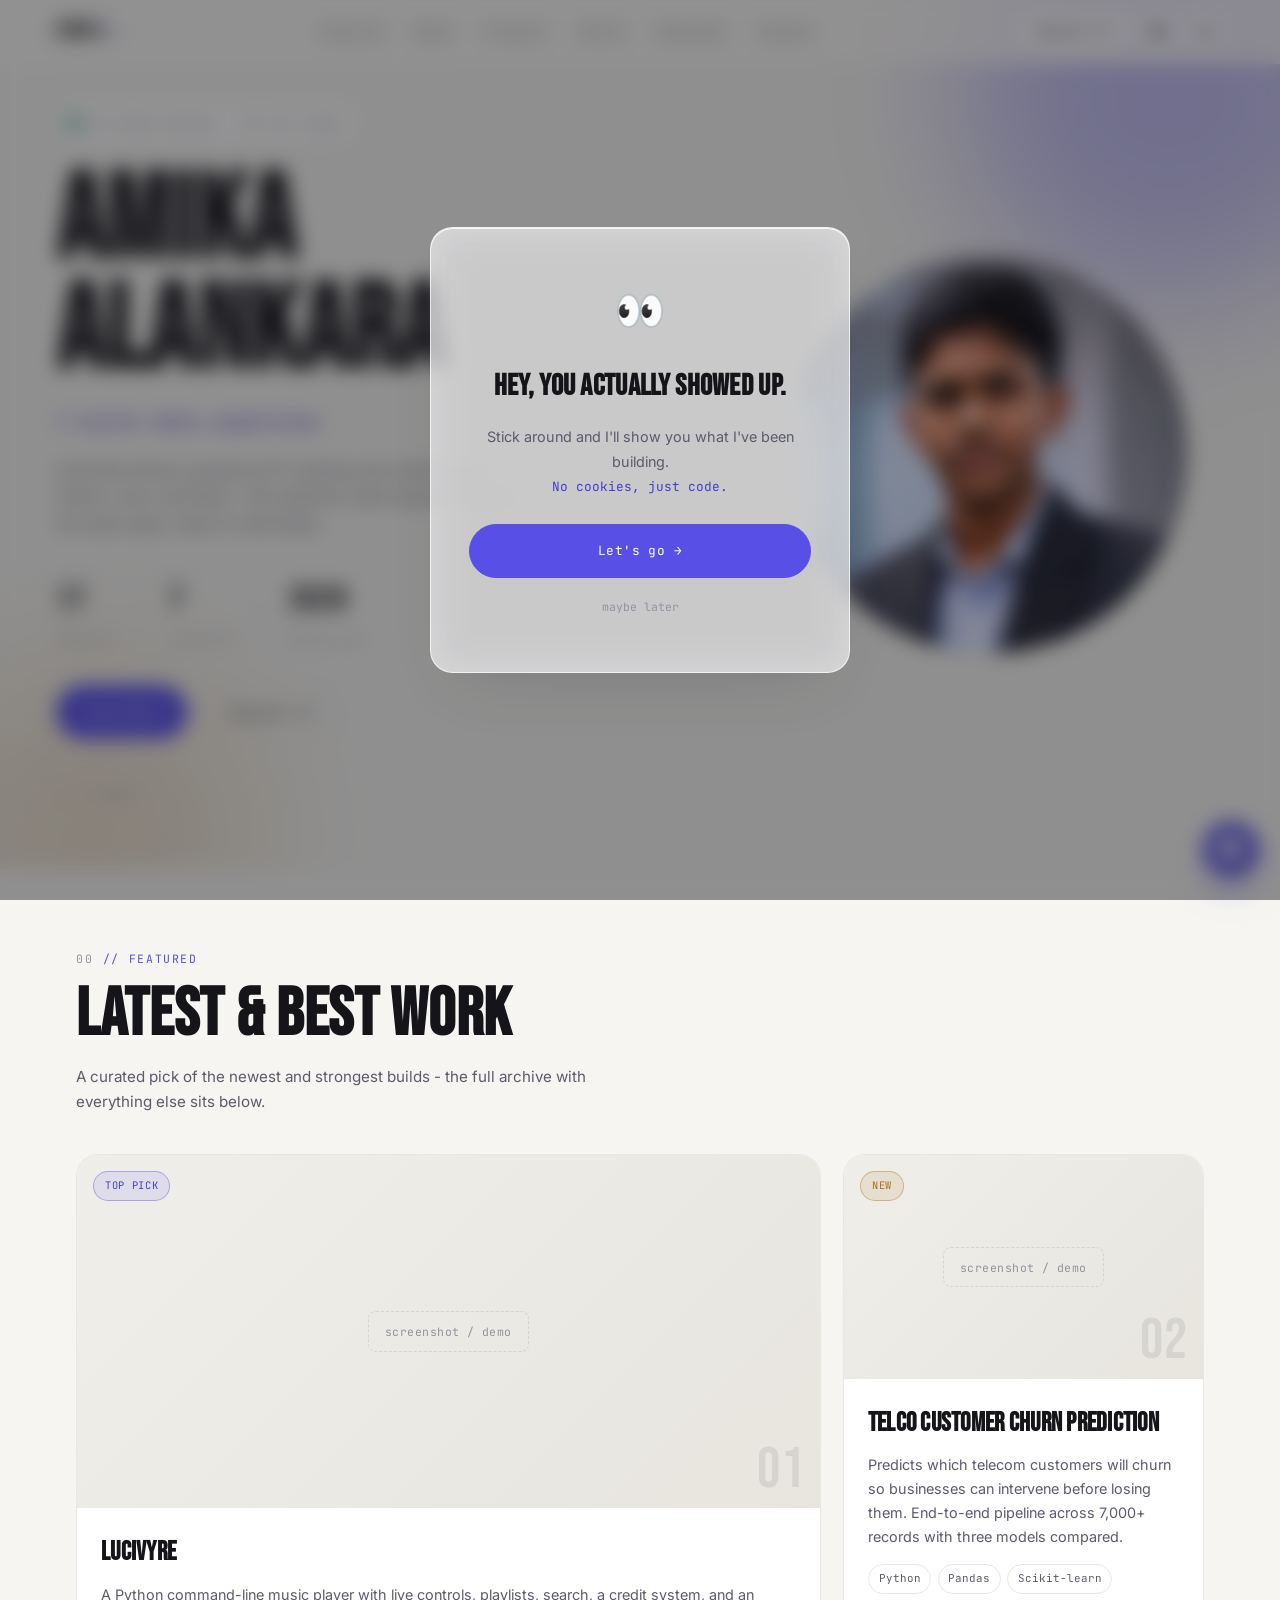
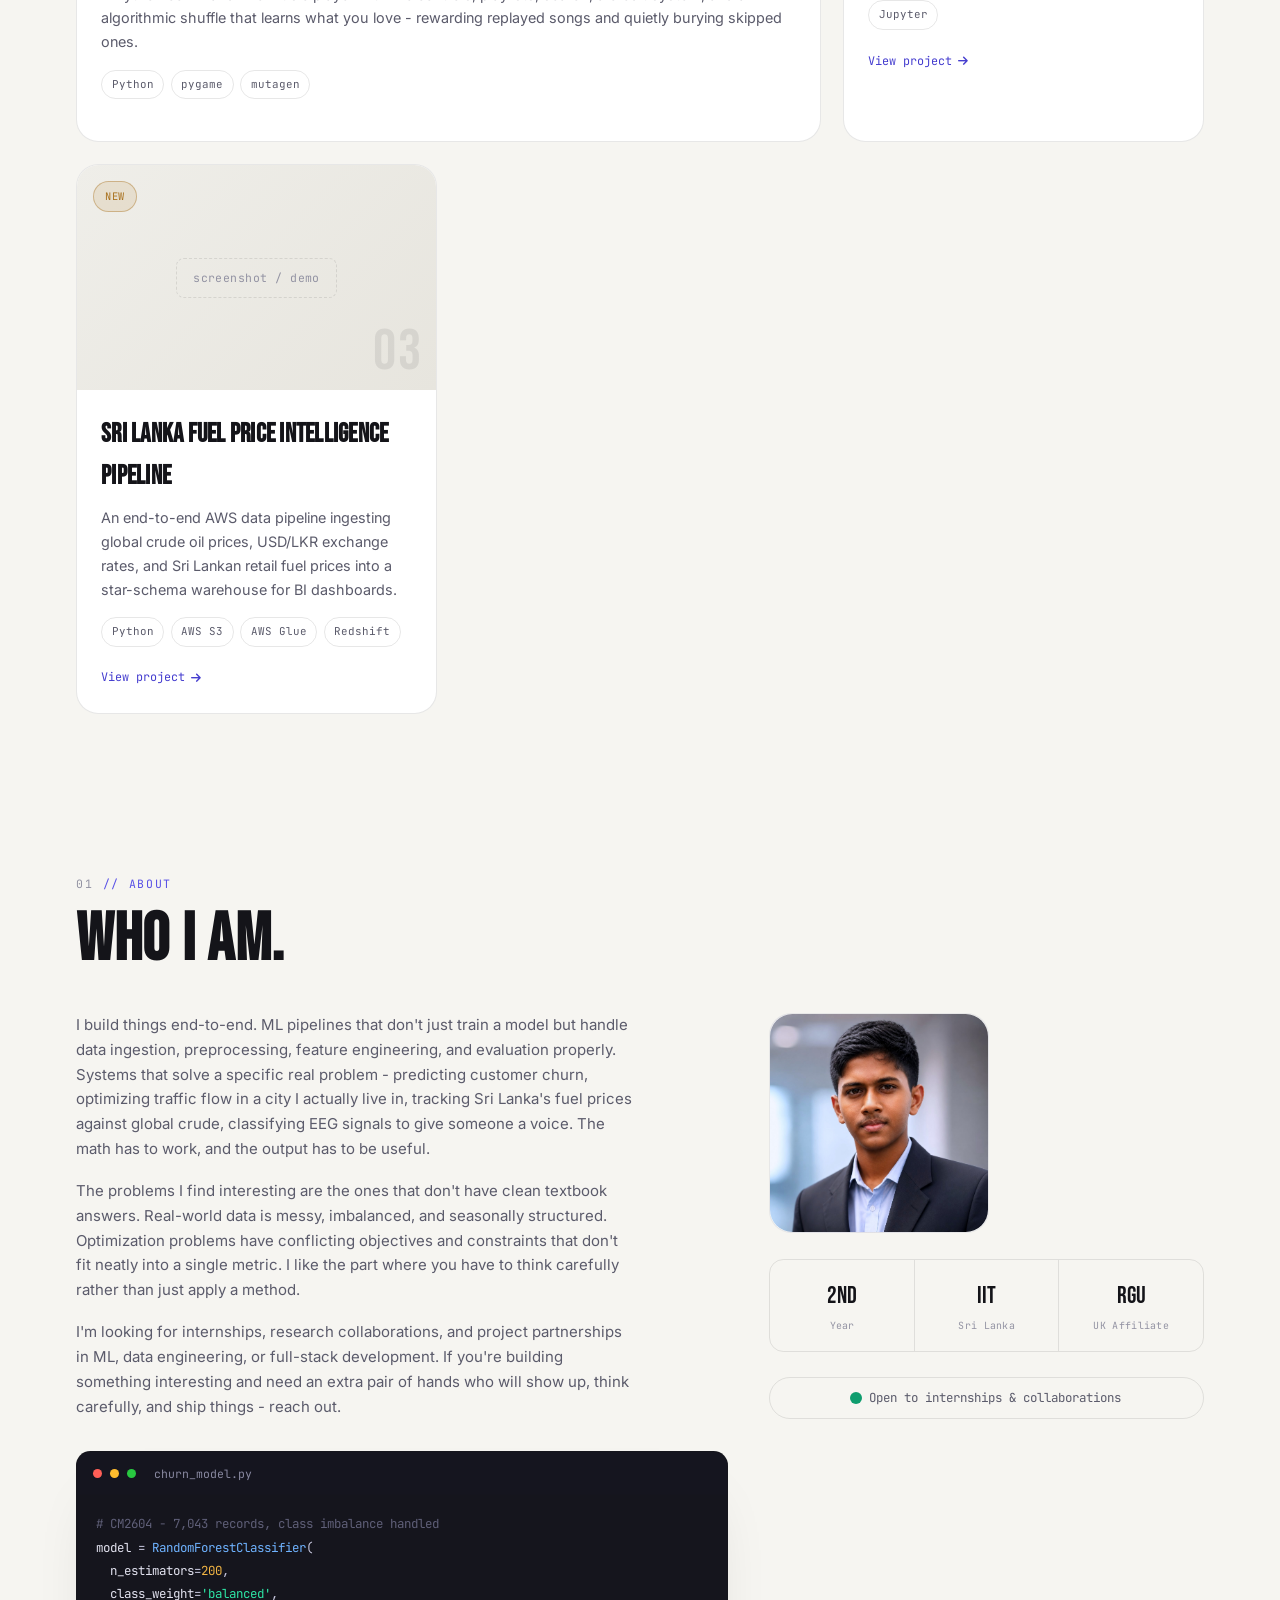
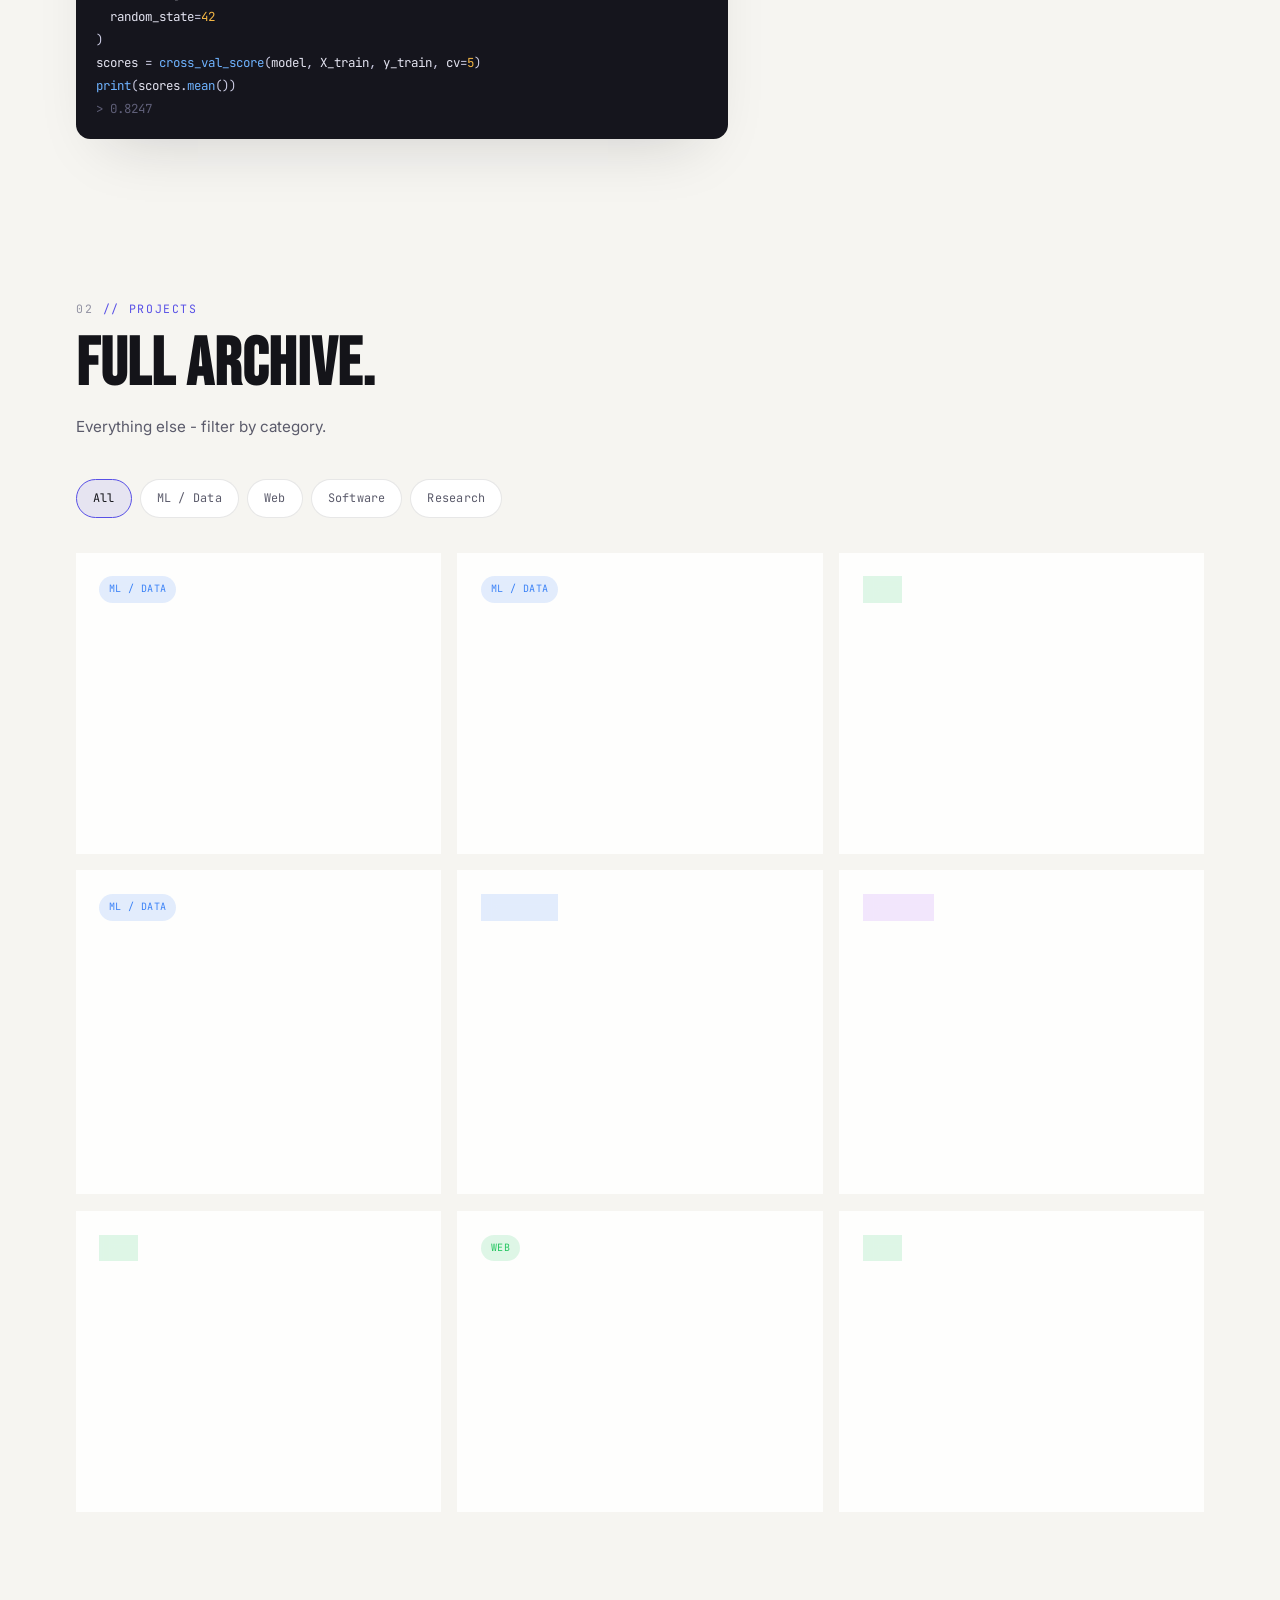
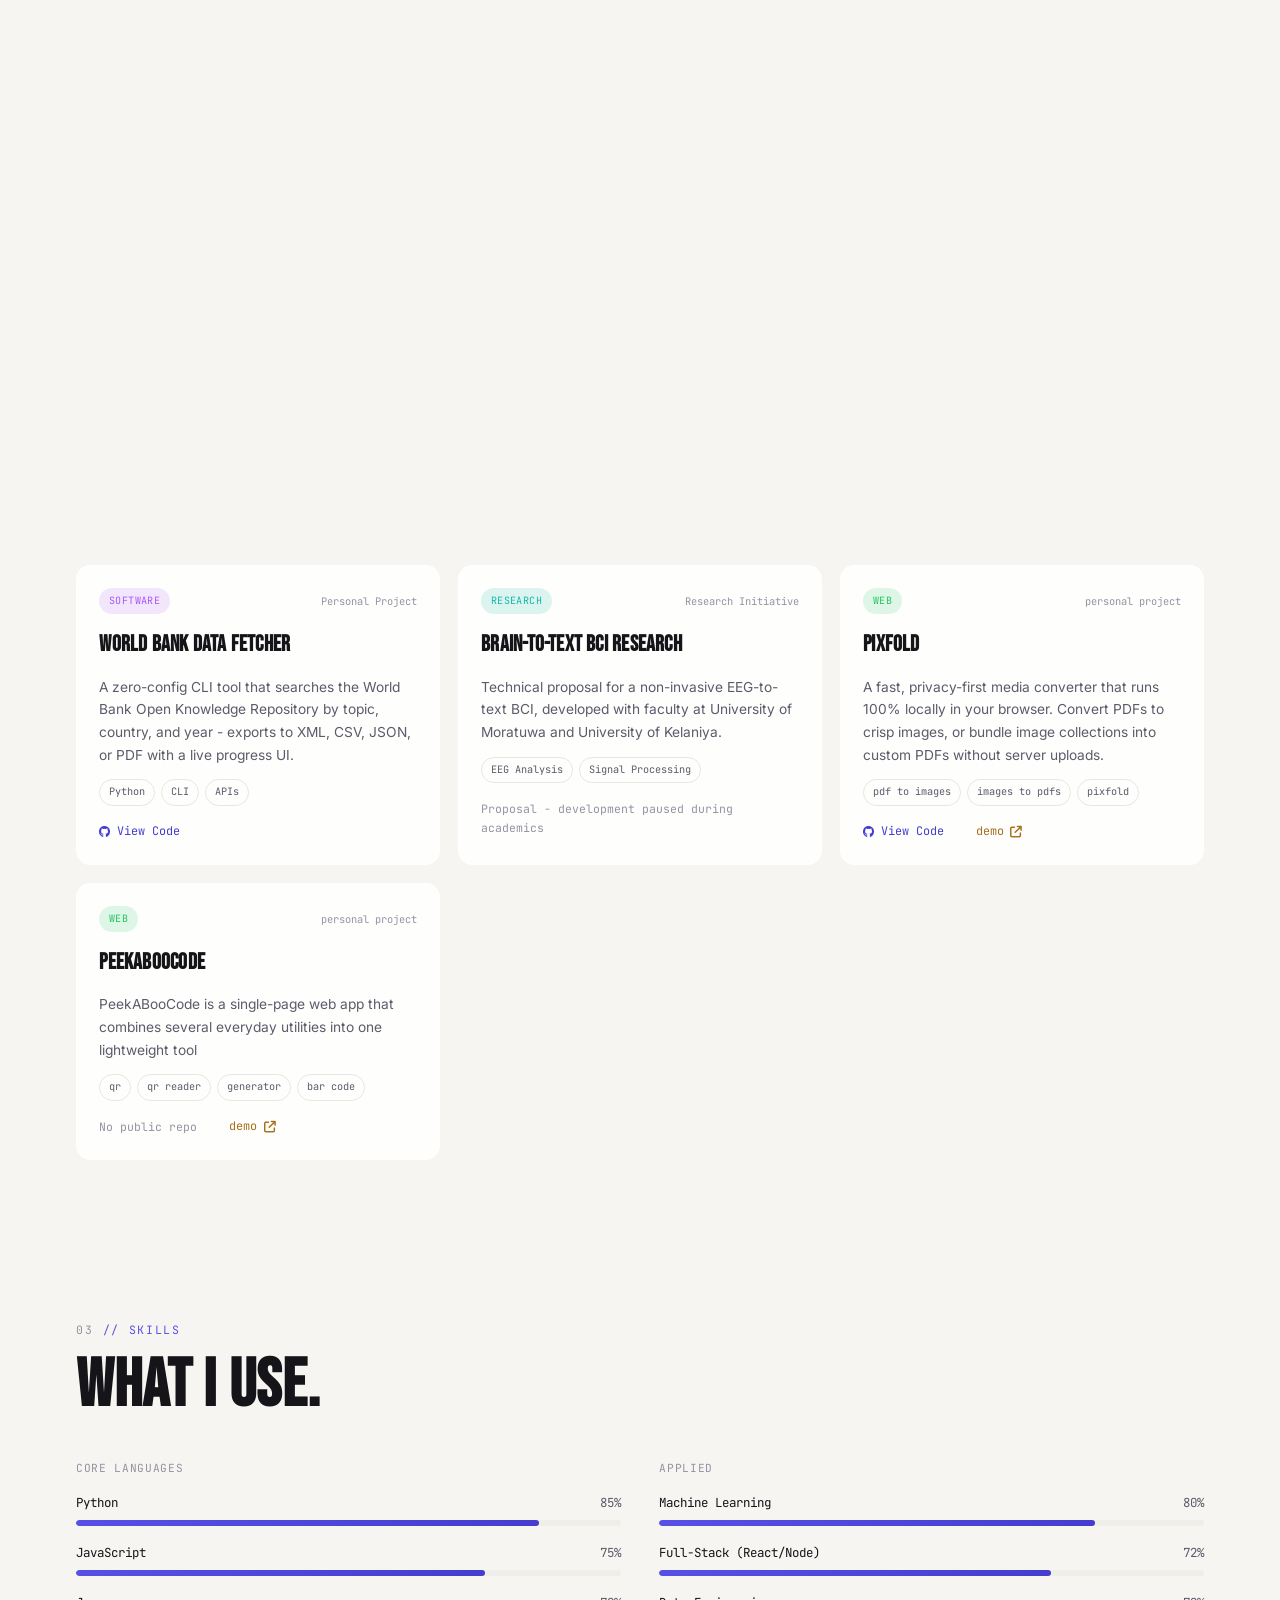
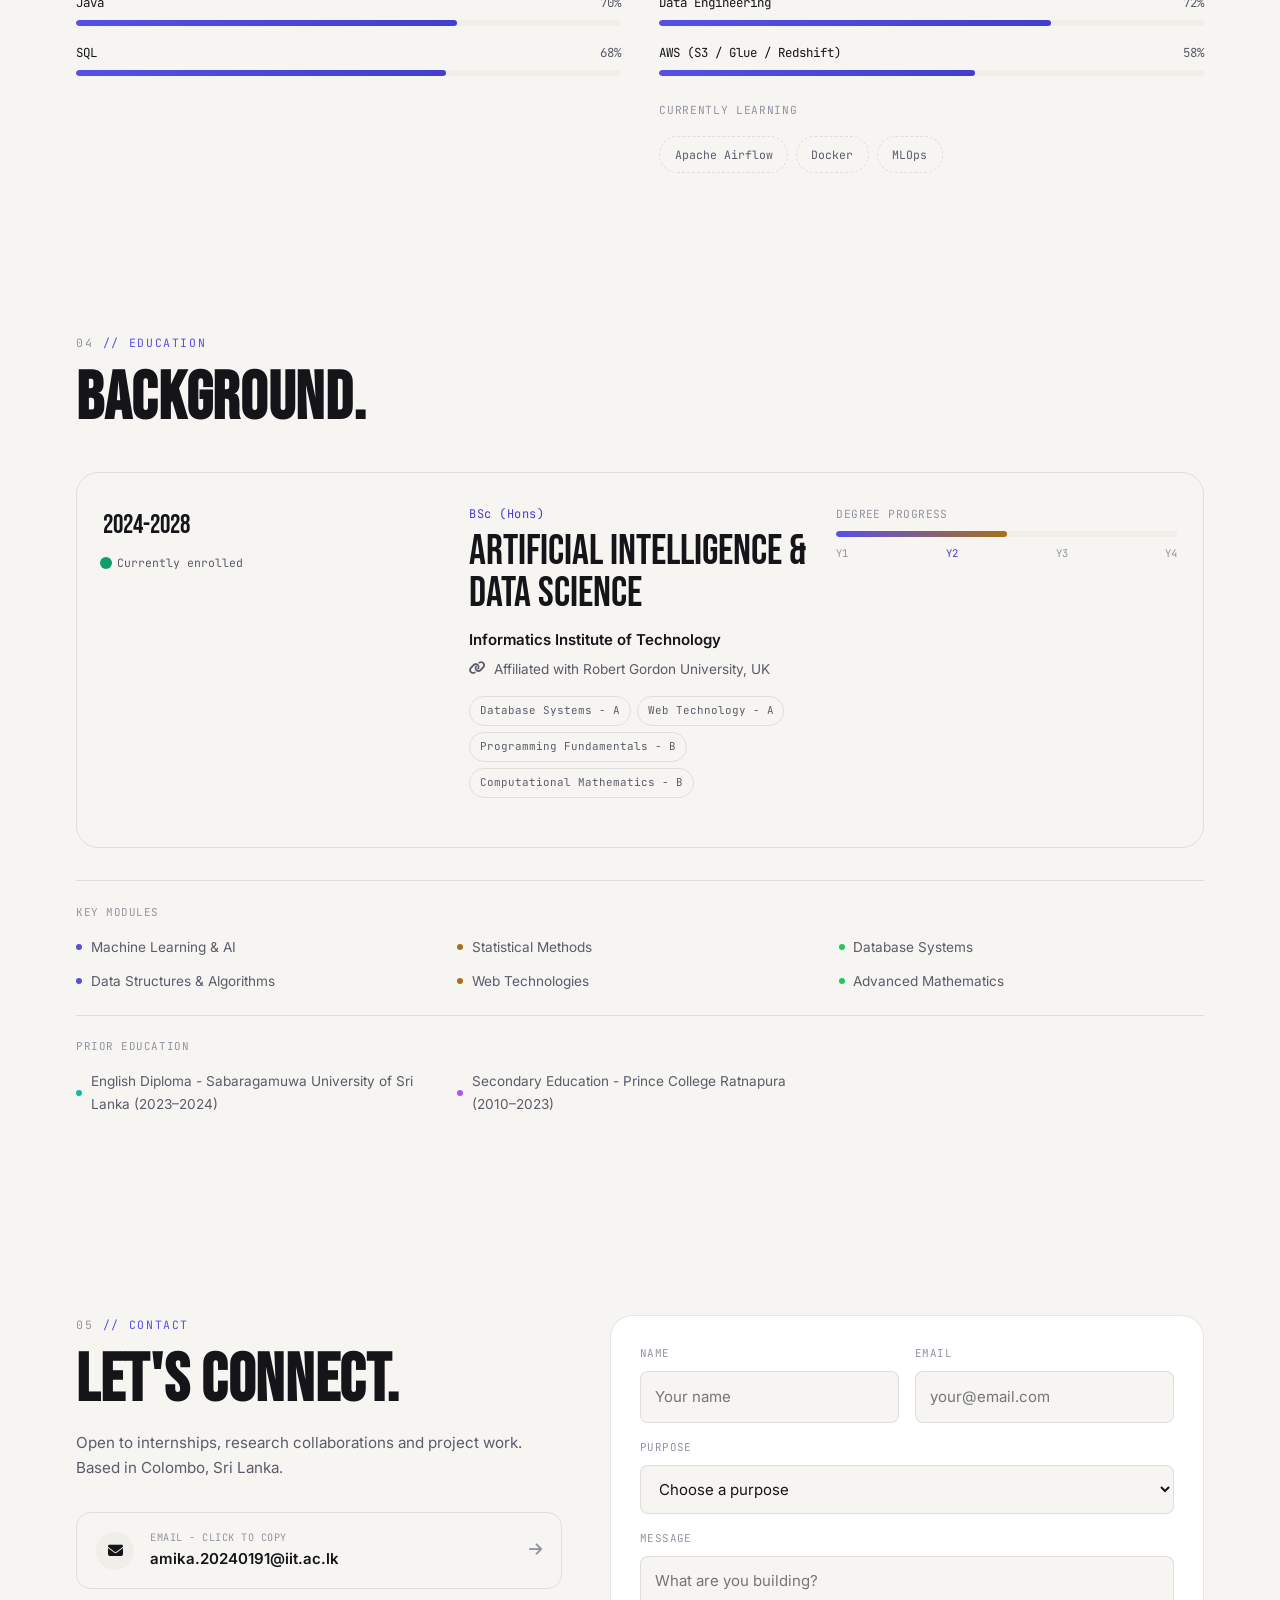
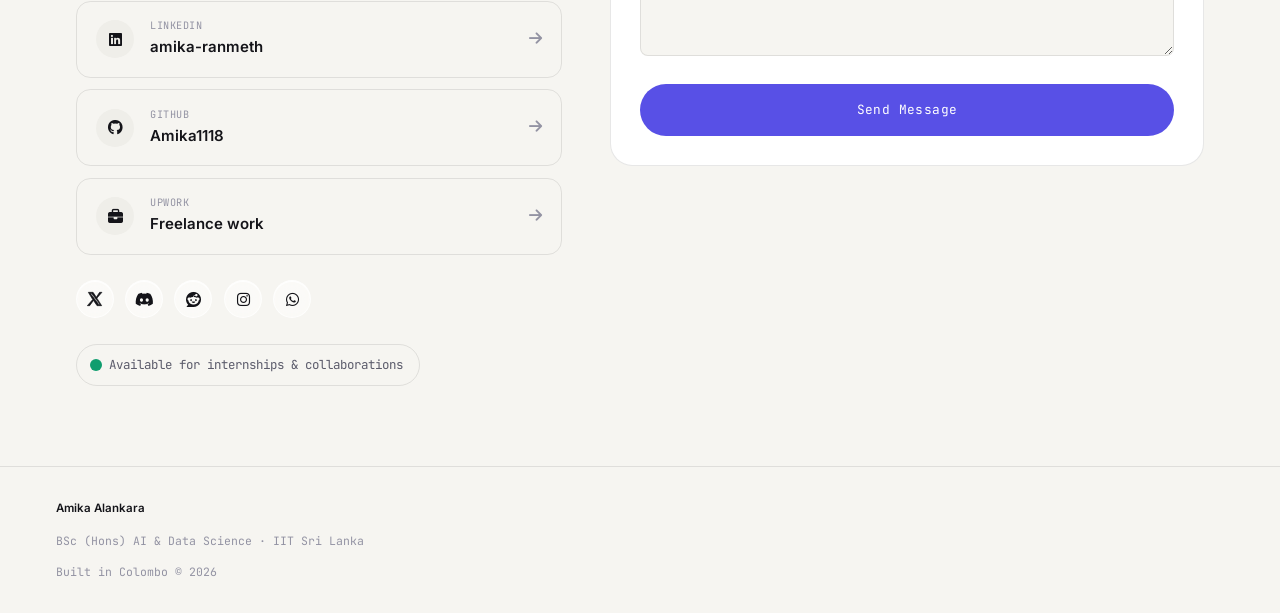
<file: index.html>
<!DOCTYPE html>
<html lang="en" data-theme="dark">

<head>
    <meta charset="UTF-8">
    <meta name="viewport" content="width=device-width, initial-scale=1.0">
    <title>Amika Alankara - AI &amp; Data Science Developer | Colombo, Sri Lanka</title>
    <meta name="description"
        content="Portfolio of Amika Alankara - AI & Data Science student at IIT building ML models, data pipelines, and full-stack applications.">
    <link rel="canonical" href="https://amika1118.github.io/amika-alankara-portfolio/">

    <!-- Open Graph -->
    <meta property="og:title" content="Amika Alankara - AI & Data Science Developer">
    <meta property="og:description"
        content="Building ML models, data pipelines, and web applications. AI & Data Science student at IIT, Colombo.">
    <meta property="og:url" content="https://amika1118.github.io/amika-alankara-portfolio/">
    <meta property="og:type" content="website">

    <!-- Twitter Card -->
    <meta name="twitter:card" content="summary">
    <meta name="twitter:title" content="Amika Alankara - AI & Data Science Developer">
    <meta name="twitter:description" content="Building ML models, data pipelines, and web applications.">
    <meta name="twitter:site" content="@amika_alankara">

    <link rel="icon" type="image/svg+xml" href="favicon.svg">
    <link rel="apple-touch-icon" href="favicon.svg">

    <link rel="preconnect" href="https://fonts.googleapis.com">
    <link rel="preconnect" href="https://fonts.gstatic.com" crossorigin>
    <link
        href="https://fonts.googleapis.com/css2?family=Bebas+Neue&family=Inter:wght@400;500;600;700;800&family=JetBrains+Mono:wght@400;500;600&display=swap"
        rel="stylesheet">
    <link rel="stylesheet" href="https://cdnjs.cloudflare.com/ajax/libs/font-awesome/6.4.0/css/all.min.css">

    <script type="application/ld+json">
{
  "@context": "https://schema.org",
  "@type": "Person",
  "name": "Amika Alankara",
  "url": "https://amika1118.github.io/amika-alankara-portfolio/",
  "jobTitle": "AI & Data Scientist",
  "alumniOf": "Informatics Institute of Technology",
  "sameAs": [
    "https://github.com/Amika1118",
    "https://www.linkedin.com/in/amika-ranmeth/",
    "https://x.com/amika_alankara/"
  ]
}
</script>

    <link rel="stylesheet" href="style.css">
</head>

<body>

    <div id="scrollProg"></div>

    <!-- ============================================================
     PRELOADER
    ============================================================= -->
    <div id="preloader" aria-hidden="true">
        <div class="preloader-mark-wrap">
            <div class="preloader-glow" aria-hidden="true"></div>
            <div class="preloader-ring" aria-hidden="true"></div>
            <div class="preloader-mark">AA</div>
        </div>
        <div class="preloader-track">
            <div class="preloader-bar" id="preloaderBar"></div>
        </div>
        <div class="preloader-meta">
            <span class="preloader-status" id="preloaderStatus">Booting up</span>
            <span class="preloader-pct" id="preloaderPct">0%</span>
        </div>
    </div>

    <!-- ============================================================
     WELCOME POPUP
============================================================= -->
    <div id="welcomeOverlay" aria-hidden="true" role="dialog" aria-modal="true" aria-label="Welcome message">
        <div class="welcome-modal">
            <div class="welcome-emoji" aria-hidden="true">👀</div>
            <h2 class="welcome-title">Hey, you actually showed up.</h2>
            <p class="welcome-body">Stick around and I'll show you what I've been building.<br><span
                    class="welcome-accent">No cookies, just code.</span></p>
            <button class="btn btn-fill welcome-cta" id="welcomeCta">Let's go →</button>
            <button class="welcome-dismiss" id="welcomeDismiss">maybe later</button>
        </div>
    </div>

    <nav class="nav" id="nav">
        <a href="#home" class="nav-logo">AMIKA<span class="dot"></span></a>
        <ul class="nav-list" id="navList">
            <li><a href="#featured" class="nl" data-section="featured">Featured</a></li>
            <li><a href="#about" class="nl" data-section="about">About</a></li>
            <li><a href="#projects" class="nl" data-section="projects">Projects</a></li>
            <li><a href="#skills" class="nl" data-section="skills">Skills</a></li>
            <li><a href="#education" class="nl" data-section="education">Education</a></li>
            <li><a href="#contact" class="nl" data-section="contact">Contact</a></li>
        </ul>
        <div class="nav-right">
            <a href="mailto:amika.20240191@iit.ac.lk?subject=Request%20for%20CV" class="nav-cv">Request CV</a>
            <button class="icon-btn" id="motionToggle" aria-label="Pause animations" aria-pressed="false">
                <i class="fas fa-pause" id="motionIcon" aria-hidden="true"></i>
            </button>
            <button class="icon-btn" id="themeToggle" aria-label="Toggle theme">
                <svg id="themeIcon" viewBox="0 0 24 24" fill="none" stroke="currentColor" stroke-width="2"
                    stroke-linecap="round" stroke-linejoin="round">
                    <path d="M21 12.8A9 9 0 1 1 11.2 3a7 7 0 0 0 9.8 9.8Z" />
                </svg>
            </button>
            <button class="burger" id="burger" aria-label="Open menu"
                aria-expanded="false"><span></span><span></span></button>
        </div>
    </nav>

    <div class="drawer" id="drawer" aria-hidden="true">
        <button class="drawer-close" id="drawerClose" aria-label="Close menu">&times;</button>
        <a href="#featured" class="dl">Featured</a>
        <a href="#about" class="dl">About</a>
        <a href="#projects" class="dl">Projects</a>
        <a href="#skills" class="dl">Skills</a>
        <a href="#education" class="dl">Education</a>
        <a href="#contact" class="dl">Contact</a>
        <a href="mailto:amika.20240191@iit.ac.lk?subject=Request%20for%20CV" class="drawer-cv">Request CV</a>
    </div>
    <div class="backdrop" id="backdrop"></div>

    <main>

        <!-- HERO -->
        <section id="home" class="panel hero">
            <div class="hero-bg">
                <div class="hero-orb hero-orb-1"></div>
                <div class="hero-orb hero-orb-2"></div>
                <div class="hero-grid">
                    <div class="hero-grid-lines"></div>
                </div>
            </div>
            <div class="hero-inner">
                <div>
                    <div class="eyebrow"><span class="live-dot"></span>AI &amp; Data Science · IIT Sri Lanka</div>
                    <h1 class="hero-name">Amika<br>Alankara</h1>
                    <p class="hero-role">I build <span id="typeText"></span><span class="cur"></span></p>
                    <p class="hero-desc">AI &amp; Data Science student at IIT, building real systems with Python, Java,
                        and React - ML pipelines, data engineering, and full-stack apps. Open to internships.</p>
                    <div class="hero-stats">
                        <div class="stat"><span class="stat-num" data-count="17">0</span><span
                                class="stat-lbl">Projects</span></div>
                        <div class="stat-div"></div>
                        <div class="stat"><span class="stat-num" data-count="7">0</span><span
                                class="stat-lbl">Languages</span></div>
                        <div class="stat-div"></div>
                        <div class="stat"><span class="stat-num" data-count="2028">0</span><span
                                class="stat-lbl">Graduating</span></div>
                    </div>
                    <div class="hero-cta">
                        <a href="#featured" class="btn btn-fill">View Work</a>
                        <a href="mailto:amika.20240191@iit.ac.lk?subject=Request%20for%20CV"
                            class="btn btn-line">Request CV</a>
                    </div>
                    <div class="scroll-ind"><span class="ln"></span>SCROLL</div>
                </div>
                <div class="hero-avatar">
                    <div class="avatar-ring-big"></div>
                    <div class="avatar-glow-big"></div>
                    <div class="avatar-mono-big" id="heroAvatarFallback">AA</div>
                    <img src="profile.jpg" alt="Amika Alankara" class="avatar-photo-big" id="heroAvatarPhoto"
                        onload="document.getElementById('heroAvatarFallback').style.display='none'; this.style.display='block';"
                        onerror="this.style.display='none';">
                </div>
            </div>
        </section>

        <!-- FEATURED / SPOTLIGHT -->
        <section id="featured" class="panel">
            <div class="container">
                <div class="sec-head reveal">
                    <div class="sec-label"><span class="num">00</span>// FEATURED</div>
                    <h2 class="sec-title">Latest &amp; Best Work</h2>
                    <p class="sec-sub">A curated pick of the newest and strongest builds - the full archive with
                        everything else sits below.</p>
                </div>
                <div class="spotlight-grid" id="spotlightGrid">
                    <!-- Featured projects will be inserted here dynamically -->
                </div>
            </div>
        </section>

        <!-- ABOUT -->
        <section id="about" class="panel">
            <div class="container">
                <div class="sec-head reveal">
                    <div class="sec-label"><span class="num">01</span>// ABOUT</div>
                    <h2 class="sec-title">Who I Am.</h2>
                </div>
                <div class="about-grid">
                    <div class="about-text reveal">
                        <p>I build things end-to-end. ML pipelines that don't just train a model but handle data
                            ingestion, preprocessing, feature engineering, and evaluation properly. Systems that solve a
                            specific real problem - predicting customer churn, optimizing traffic flow in a city I
                            actually live in, tracking Sri Lanka's fuel prices against global crude, classifying EEG
                            signals to give someone a voice. The math has to work, and the output has to be useful.</p>
                        <p>The problems I find interesting are the ones that don't have clean textbook answers.
                            Real-world data is messy, imbalanced, and seasonally structured. Optimization problems have
                            conflicting objectives and constraints that don't fit neatly into a single metric. I like
                            the part where you have to think carefully rather than just apply a method.</p>
                        <p>I'm looking for internships, research collaborations, and project partnerships in ML, data
                            engineering, or full-stack development. If you're building something interesting and need an
                            extra pair of hands who will show up, think carefully, and ship things - reach out.</p>
                        <div class="terminal about-cta" aria-hidden="true" style="margin-top:2rem">
                            <div class="term-bar"><span class="term-dot"></span><span class="term-dot"></span><span
                                    class="term-dot"></span><span class="term-file">churn_model.py</span></div>
                            <div class="term-body">
                                <span class="t-c"># CM2604 - 7,043 records, class imbalance handled</span><br>
                                <span class="t-v">model</span> <span class="t-o">=</span> <span
                                    class="t-f">RandomForestClassifier</span>(<br>
                                &nbsp;&nbsp;<span class="t-v">n_estimators</span><span class="t-o">=</span><span
                                    class="t-n">200</span>,<br>
                                &nbsp;&nbsp;<span class="t-v">class_weight</span><span class="t-o">=</span><span
                                    class="t-s">'balanced'</span>,<br>
                                &nbsp;&nbsp;<span class="t-v">random_state</span><span class="t-o">=</span><span
                                    class="t-n">42</span><br>
                                )<br>
                                <span class="t-v">scores</span> <span class="t-o">=</span> <span
                                    class="t-f">cross_val_score</span>(<span class="t-v">model</span>, <span
                                    class="t-v">X_train</span>, <span class="t-v">y_train</span>, <span
                                    class="t-v">cv</span><span class="t-o">=</span><span class="t-n">5</span>)<br>
                                <span class="t-f">print</span>(<span class="t-v">scores</span>.<span
                                    class="t-f">mean</span>())<br>
                                <span class="t-c">&gt; 0.8247</span>
                            </div>
                        </div>
                    </div>
                    <div class="about-side reveal" style="--rd:.08s">
                        <div class="avatar-block">
                            <div class="avatar-ring"></div>
                            <div class="avatar-mono" id="aboutAvatarFallback">AA</div>
                            <img src="profile.jpg" alt="Amika Alankara" class="avatar-photo" id="aboutAvatarPhoto"
                                onload="document.getElementById('aboutAvatarFallback').style.display='none'; this.style.display='block';"
                                onerror="this.style.display='none';">
                        </div>
                        <div class="about-stats">
                            <div class="ast">
                                <div class="ast-num">2nd</div>
                                <div class="ast-lbl">Year</div>
                            </div>
                            <div class="ast">
                                <div class="ast-num">IIT</div>
                                <div class="ast-lbl">Sri Lanka</div>
                            </div>
                            <div class="ast">
                                <div class="ast-num">RGU</div>
                                <div class="ast-lbl">UK Affiliate</div>
                            </div>
                        </div>
                        <div class="avail-strip" style="margin-bottom:0;width:100%;justify-content:center">
                            <span class="live-dot"></span>Open to internships &amp; collaborations
                        </div>
                    </div>
                </div>
            </div>
        </section>

        <!-- PROJECT ARCHIVE -->
        <section id="projects" class="panel">
            <div class="container">
                <div class="sec-head reveal">
                    <div class="sec-label"><span class="num">02</span>// PROJECTS</div>
                    <h2 class="sec-title">Full Archive.</h2>
                    <p class="sec-sub">Everything else - filter by category.</p>
                </div>
                <div class="filter-bar reveal" role="tablist">
                    <button class="filter-btn active" data-filter="all" role="tab" aria-selected="true">All</button>
                    <button class="filter-btn" data-filter="ml" role="tab" aria-selected="false">ML / Data</button>
                    <button class="filter-btn" data-filter="web" role="tab" aria-selected="false">Web</button>
                    <button class="filter-btn" data-filter="software" role="tab" aria-selected="false">Software</button>
                    <button class="filter-btn" data-filter="research" role="tab" aria-selected="false">Research</button>
                </div>
                <div class="proj-grid" id="projGrid">
                    <!-- Project cards will be inserted here dynamically -->
                </div>
            </div>
        </section>

        <!-- SKILLS -->
        <section id="skills" class="panel">
            <div class="container">
                <div class="sec-head reveal">
                    <div class="sec-label"><span class="num">03</span>// SKILLS</div>
                    <h2 class="sec-title">What I Use.</h2>
                </div>
                <div class="skills-grid">
                    <div class="reveal">
                        <div class="sk-group-label">Core languages</div>
                        <div class="skb-row">
                            <div class="skb-info"><span>Python</span><span class="pct">85%</span></div>
                            <div class="skb-track">
                                <div class="skb-fill" data-w="85"></div>
                            </div>
                        </div>
                        <div class="skb-row">
                            <div class="skb-info"><span>JavaScript</span><span class="pct">75%</span></div>
                            <div class="skb-track">
                                <div class="skb-fill" data-w="75"></div>
                            </div>
                        </div>
                        <div class="skb-row">
                            <div class="skb-info"><span>Java</span><span class="pct">70%</span></div>
                            <div class="skb-track">
                                <div class="skb-fill" data-w="70"></div>
                            </div>
                        </div>
                        <div class="skb-row">
                            <div class="skb-info"><span>SQL</span><span class="pct">68%</span></div>
                            <div class="skb-track">
                                <div class="skb-fill" data-w="68"></div>
                            </div>
                        </div>
                    </div>
                    <div class="reveal" style="--rd:.08s">
                        <div class="sk-group-label">Applied</div>
                        <div class="skb-row">
                            <div class="skb-info"><span>Machine Learning</span><span class="pct">80%</span></div>
                            <div class="skb-track">
                                <div class="skb-fill" data-w="80"></div>
                            </div>
                        </div>
                        <div class="skb-row">
                            <div class="skb-info"><span>Full-Stack (React/Node)</span><span class="pct">72%</span></div>
                            <div class="skb-track">
                                <div class="skb-fill" data-w="72"></div>
                            </div>
                        </div>
                        <div class="skb-row">
                            <div class="skb-info"><span>Data Engineering</span><span class="pct">72%</span></div>
                            <div class="skb-track">
                                <div class="skb-fill" data-w="72"></div>
                            </div>
                        </div>
                        <div class="skb-row">
                            <div class="skb-info"><span>AWS (S3 / Glue / Redshift)</span><span class="pct">58%</span>
                            </div>
                            <div class="skb-track">
                                <div class="skb-fill" data-w="58"></div>
                            </div>
                        </div>
                        <div class="sk-group-label" style="margin-top:1.6rem">Currently learning</div>
                        <div class="learning-tags"><span>Apache Airflow</span><span>Docker</span><span>MLOps</span>
                        </div>
                    </div>
                </div>
            </div>
        </section>

        <!-- EDUCATION -->
        <section id="education" class="panel">
            <div class="container">
                <div class="sec-head reveal">
                    <div class="sec-label"><span class="num">04</span>// EDUCATION</div>
                    <h2 class="sec-title">Background.</h2>
                </div>
                <div class="edu-main reveal">
                    <div>
                        <div class="edu-year">2024-2028</div>
                        <div class="edu-status"><span class="live-dot"></span>Currently enrolled</div>
                    </div>
                    <div>
                        <div class="edu-degree-sm">BSc (Hons)</div>
                        <div class="edu-degree-big">Artificial Intelligence &amp; Data Science</div>
                        <div class="edu-inst">Informatics Institute of Technology</div>
                        <div class="edu-affil"><i class="fas fa-link"></i>Affiliated with Robert Gordon University, UK
                        </div>
                        <div class="spot-tags" style="margin-top:1rem">
                            <span>Database Systems - A</span><span>Web Technology - A</span><span>Programming
                                Fundamentals - B</span><span>Computational Mathematics - B</span>
                        </div>
                    </div>
                    <div>
                        <div class="edu-prog-label">Degree progress</div>
                        <div class="edu-prog-bar">
                            <div class="edu-prog-fill" data-w="50"></div>
                        </div>
                        <div class="edu-ticks"><span>Y1</span><span
                                class="active">Y2</span><span>Y3</span><span>Y4</span></div>
                    </div>
                </div>
                <div class="edu-mods reveal" style="--rd:.05s">
                    <div class="edu-mod-label">KEY MODULES</div>
                    <div class="edu-mod-grid">
                        <div class="edu-mod-item"><span class="emd"></span>Machine Learning &amp; AI</div>
                        <div class="edu-mod-item"><span class="emd" style="background:var(--gold)"></span>Statistical
                            Methods</div>
                        <div class="edu-mod-item"><span class="emd" style="background:var(--b-web)"></span>Database
                            Systems</div>
                        <div class="edu-mod-item"><span class="emd"></span>Data Structures &amp; Algorithms</div>
                        <div class="edu-mod-item"><span class="emd" style="background:var(--gold)"></span>Web
                            Technologies</div>
                        <div class="edu-mod-item"><span class="emd" style="background:var(--b-web)"></span>Advanced
                            Mathematics</div>
                    </div>
                </div>
                <div class="edu-mods reveal" style="--rd:.08s;margin-top:1.4rem">
                    <div class="edu-mod-label">PRIOR EDUCATION</div>
                    <div class="edu-mod-grid">
                        <div class="edu-mod-item"><span class="emd" style="background:var(--b-research)"></span>English
                            Diploma - Sabaragamuwa University of Sri Lanka (2023–2024)</div>
                        <div class="edu-mod-item"><span class="emd" style="background:var(--b-soft)"></span>Secondary
                            Education - Prince College Ratnapura (2010–2023)</div>
                    </div>
                </div>
            </div>
        </section>

        <!-- CONTACT -->
        <section id="contact" class="panel">
            <div class="container contact-inner">
                <div class="contact-top reveal">
                    <div class="sec-label"><span class="num">05</span>// CONTACT</div>
                    <h2 class="sec-title">Let's Connect.</h2>
                    <p class="sec-sub">Open to internships, research collaborations and project work. Based in Colombo,
                        Sri Lanka.</p>
                    <div class="contact-links" style="margin-top:2rem">
                        <a href="mailto:amika.20240191@iit.ac.lk" class="cl-row" id="emailRow">
                            <div class="cl-icon"><i class="fas fa-envelope"></i></div>
                            <div>
                                <div class="cl-label">Email - click to copy</div>
                                <div class="cl-val" id="emailVal">amika.20240191@iit.ac.lk</div>
                            </div>
                            <div class="cl-arr"><i class="fas fa-arrow-right"></i></div>
                        </a>
                        <a href="https://www.linkedin.com/in/amika-ranmeth/" target="_blank" rel="noopener"
                            class="cl-row">
                            <div class="cl-icon"><i class="fab fa-linkedin"></i></div>
                            <div>
                                <div class="cl-label">LinkedIn</div>
                                <div class="cl-val">amika-ranmeth</div>
                            </div>
                            <div class="cl-arr"><i class="fas fa-arrow-right"></i></div>
                        </a>
                        <a href="https://github.com/Amika1118" target="_blank" rel="noopener" class="cl-row">
                            <div class="cl-icon"><i class="fab fa-github"></i></div>
                            <div>
                                <div class="cl-label">GitHub</div>
                                <div class="cl-val">Amika1118</div>
                            </div>
                            <div class="cl-arr"><i class="fas fa-arrow-right"></i></div>
                        </a>
                        <a href="https://www.upwork.com/freelancers/~01e0bb28542b1cc5ad" target="_blank" rel="noopener"
                            class="cl-row">
                            <div class="cl-icon"><i class="fas fa-briefcase"></i></div>
                            <div>
                                <div class="cl-label">Upwork</div>
                                <div class="cl-val">Freelance work</div>
                            </div>
                            <div class="cl-arr"><i class="fas fa-arrow-right"></i></div>
                        </a>
                    </div>
                    <div class="contact-socials">
                        <a href="https://x.com/amika_alankara/" target="_blank" rel="noopener" class="icon-btn"
                            aria-label="X profile">
                            <svg viewBox="0 0 24 24" aria-hidden="true" focusable="false">
                                <path fill="currentColor"
                                    d="M18.9 2h3.5l-7.6 8.7L22 22h-6.9l-5.4-7.9L4 22H.5l8.1-9.2L2 2h7.1l4.9 7.3L18.9 2Zm-1.2 18.1h1.9L7.1 3.8H5.1l12.6 16.3Z" />
                            </svg>
                        </a>
                        <a href="https://discord.com/users/1120633957491421286" target="_blank" rel="noopener"
                            class="icon-btn" aria-label="Discord profile"><i class="fab fa-discord"></i></a>
                        <a href="https://www.reddit.com/user/amika_alankara_2004/" target="_blank" rel="noopener"
                            class="icon-btn" aria-label="Reddit profile"><i class="fab fa-reddit"></i></a>
                        <a href="https://www.instagram.com/amika.alankara/" target="_blank" rel="noopener"
                            class="icon-btn" aria-label="Instagram profile"><i class="fab fa-instagram"></i></a>
                        <a href="https://wa.me/94701097800" target="_blank" rel="noopener" class="icon-btn"
                            aria-label="WhatsApp"><i class="fab fa-whatsapp"></i></a>
                    </div>
                    <div class="avail-strip"><span class="live-dot"></span>Available for internships &amp;
                        collaborations</div>
                </div>

                <form class="contact-form reveal" id="contactForm" style="--rd:.06s" novalidate>
                    <div class="form-row">
                        <div class="form-group"><label for="fName">Name</label><input id="fName" type="text"
                                placeholder="Your name" autocomplete="name"></div>
                        <div class="form-group"><label for="fEmail">Email</label><input id="fEmail" type="email"
                                placeholder="your@email.com" autocomplete="email"></div>
                    </div>
                    <div class="form-group" style="margin-bottom:1rem">
                        <label for="fPurpose">Purpose</label>
                        <select id="fPurpose">
                            <option value="" selected disabled>Choose a purpose</option>
                            <option>Internship / Opportunity</option>
                            <option>Collaboration / Partnership</option>
                            <option>Project Inquiry</option>
                            <option>Research Opportunity</option>
                            <option>Other</option>
                        </select>
                    </div>
                    <div class="form-group" style="margin-bottom:1.3rem">
                        <label for="fMsg">Message</label>
                        <textarea id="fMsg" placeholder="What are you building?"></textarea>
                    </div>
                    <button type="submit" class="btn btn-fill form-submit">
                        <span class="form-submit-text">Send Message</span>
                    </button>
                </form>
            </div>
        </section>

    </main>

    <footer class="site-footer">
        <span class="sf-name">Amika Alankara</span>
        <span>BSc (Hons) AI &amp; Data Science · IIT Sri Lanka</span>
        <span>Built in Colombo © <span id="yr"></span></span>
    </footer>

    <button class="to-top" id="toTop" aria-label="Back to top"><i class="fas fa-arrow-up"></i></button>

    <button class="chat-bubble" id="chatBubble" aria-label="Open assistant" aria-expanded="false"><i
            class="fas fa-comment-dots"></i></button>
    <div class="chat-panel" id="chatPanel" aria-hidden="true">
        <div class="chat-head">
            <div>
                <h4>Ask Amika's Assistant</h4>
                <p>Local assistant - answers using content on this site.</p>
            </div>
            <button class="chat-close" id="chatClose" aria-label="Close chat">&times;</button>
        </div>
        <div class="chat-messages" id="chatMessages" aria-live="polite" aria-label="Chat conversation"></div>
        <div class="chat-typing" id="chatTyping" aria-hidden="true">
            <span class="chat-typing-label">typing</span>
            <span class="chat-typing-dots"><span></span><span></span><span></span></span>
        </div>
        <form class="chat-input-row" id="chatForm">
            <textarea id="chatInput" rows="1" enterkeyhint="send" placeholder="Ask about my work or contact me…"
                autocomplete="off"></textarea>
            <button type="submit" class="chat-send" aria-label="Send message"><i
                    class="fas fa-paper-plane"></i></button>
        </form>
    </div>

    <div id="toast" role="status" aria-live="polite"></div>

    <script src="script.js"></script>
</body>

</html>
</file>
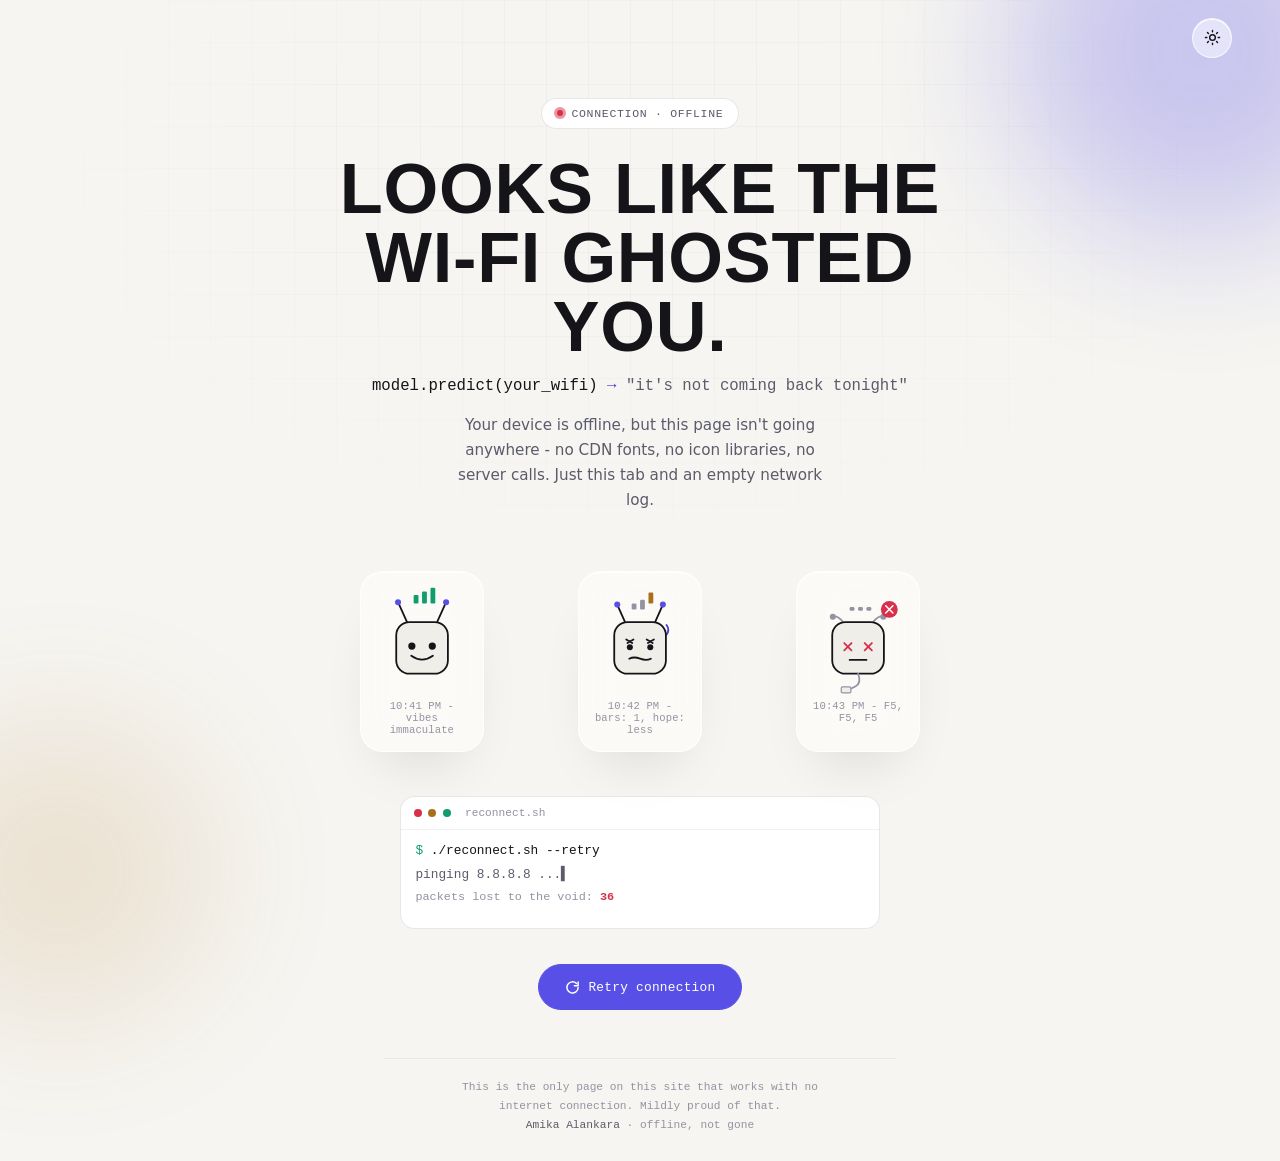
<file: offline.html>
<!DOCTYPE html>
<html lang="en" data-theme="dark">

<head>
    <meta charset="UTF-8">
    <meta name="viewport" content="width=device-width, initial-scale=1.0">
    <meta name="robots" content="noindex">
    <meta name="theme-color" content="#08080f">
    <title>You're Offline · Amika Alankara</title>
    <meta name="description" content="No internet connection right now - but this page doesn't need one.">

    <!--
      Deliberately zero external requests: no Google Fonts, no icon CDN,
      no images. If you're seeing this, you're offline - so nothing here
      should try to phone home. Fonts fall back to a condensed system
      stack that apes the site's Bebas Neue display look.
    -->
    <style>
        :root {
            --bg: #08080f;
            --bg-1: #0f0f18;
            --bg-2: #16162a;
            --text: #f1f1f6;
            --text-dim: #9494ab;
            --text-faint: #55556b;
            --border: rgba(255, 255, 255, .09);
            --border-soft: rgba(255, 255, 255, .05);
            --accent: #6c63ff;
            --accent-2: #8b85ff;
            --accent-soft: rgba(108, 99, 255, .14);
            --gold: #f2b544;
            --live: #2ee6a6;
            --offline: #ff5c72;
            --offline-soft: rgba(255, 92, 114, .14);
            --glass-bg: rgba(255, 255, 255, .07);
            --glass-border: rgba(255, 255, 255, .16);
            --glass-highlight: rgba(255, 255, 255, .4);
            --glass-blur: 22px;
            --shadow: 0 30px 60px -30px rgba(0, 0, 0, .6);
            --font-d: 'Arial Narrow', 'Helvetica Neue', Arial, sans-serif;
            --font-b: system-ui, -apple-system, 'Segoe UI', Roboto, sans-serif;
            --font-m: ui-monospace, 'SF Mono', Menlo, Consolas, 'Liberation Mono', monospace;
            --r-sm: .5rem;
            --r-md: .9rem;
            --r-lg: 1.4rem;
            --r-full: 999px;
            --ease: cubic-bezier(.2, .8, .2, 1);
            --pad: clamp(1.25rem, 5vw, 3rem);
            color-scheme: dark;
        }

        html[data-theme="light"] {
            --bg: #f6f5f1;
            --bg-1: #ffffff;
            --bg-2: #efeee9;
            --text: #141419;
            --text-dim: #5b5b6b;
            --text-faint: #9393a3;
            --border: rgba(20, 20, 25, .1);
            --border-soft: rgba(20, 20, 25, .06);
            --accent: #5850e6;
            --accent-2: #453dcf;
            --accent-soft: rgba(88, 80, 230, .1);
            --gold: #a8701c;
            --live: #0f9d6e;
            --offline: #d6304a;
            --offline-soft: rgba(214, 48, 74, .12);
            --glass-bg: rgba(255, 255, 255, .5);
            --glass-border: rgba(255, 255, 255, .7);
            --glass-highlight: rgba(255, 255, 255, .85);
            --shadow: 0 30px 60px -30px rgba(20, 20, 30, .18);
            color-scheme: light;
        }

        * { box-sizing: border-box; }

        html, body {
            margin: 0;
            min-height: 100%;
        }

        body {
            background: var(--bg);
            color: var(--text);
            font-family: var(--font-b);
            min-height: 100vh;
            display: flex;
            flex-direction: column;
            align-items: center;
            position: relative;
            overflow-x: hidden;
            transition: background .3s var(--ease), color .3s var(--ease);
        }

        .sr-only {
            position: absolute;
            width: 1px; height: 1px;
            padding: 0; margin: -1px;
            overflow: hidden;
            clip: rect(0,0,0,0);
            white-space: nowrap;
            border: 0;
        }

        .bg-orb {
            position: fixed;
            border-radius: 50%;
            filter: blur(70px);
            pointer-events: none;
            z-index: 0;
        }
        .bg-orb-1 { width: 380px; height: 380px; background: var(--accent); opacity: .28; top: -140px; right: -110px; }
        .bg-orb-2 { width: 300px; height: 300px; background: var(--gold); opacity: .14; bottom: -120px; left: -90px; }

        .bg-grid {
            position: fixed;
            inset: 0;
            z-index: 0;
            pointer-events: none;
            opacity: .5;
            background-image:
                linear-gradient(var(--border-soft) 1px, transparent 1px),
                linear-gradient(90deg, var(--border-soft) 1px, transparent 1px);
            background-size: 42px 42px;
            -webkit-mask-image: radial-gradient(ellipse 70% 60% at 50% 20%, #000 20%, transparent 75%);
            mask-image: radial-gradient(ellipse 70% 60% at 50% 20%, #000 20%, transparent 75%);
        }

        .top-bar {
            position: relative;
            z-index: 2;
            width: 100%;
            display: flex;
            justify-content: flex-end;
            padding: 1.1rem var(--pad) 0;
        }

        main {
            position: relative;
            z-index: 2;
            width: 100%;
            max-width: 46rem;
            padding: 2.5rem var(--pad) 3rem;
            display: flex;
            flex-direction: column;
            align-items: center;
            text-align: center;
            flex: 1;
        }

        .eyebrow {
            display: inline-flex;
            align-items: center;
            gap: .55rem;
            font-family: var(--font-m);
            font-size: .72rem;
            letter-spacing: .06em;
            color: var(--text-dim);
            border: 1px solid var(--border);
            padding: .5rem .9rem;
            border-radius: var(--r-full);
            background: var(--bg-1);
            margin-bottom: 1.6rem;
        }

        .live-dot {
            position: relative;
            width: 6px; height: 6px;
            border-radius: 50%;
            background: var(--offline);
            flex-shrink: 0;
        }
        .live-dot::before {
            content: '';
            position: absolute;
            inset: -3px;
            border-radius: 50%;
            background: var(--offline);
            opacity: .5;
            animation: dotpulse 1.8s ease-in-out infinite;
        }
        @keyframes dotpulse {
            0%, 100% { opacity: 0; transform: scale(1); }
            50% { opacity: .55; transform: scale(1.9); }
        }

        h1 {
            font-family: var(--font-d);
            font-weight: 800;
            text-transform: uppercase;
            letter-spacing: .01em;
            font-size: clamp(2.3rem, 8.5vw, 4.4rem);
            line-height: .98;
            margin: 0 0 1rem;
        }

        .subhead {
            font-family: var(--font-m);
            font-size: clamp(.82rem, 2vw, .98rem);
            color: var(--text-dim);
            margin: 0 0 1.1rem;
        }
        .subhead .arrow { color: var(--accent-2); }
        .subhead .out { color: var(--text); }

        .desc {
            font-family: var(--font-b);
            color: var(--text-dim);
            font-size: .95rem;
            line-height: 1.65;
            max-width: 40ch;
            margin: 0 0 2.6rem;
        }

        .comic {
            display: grid;
            grid-template-columns: repeat(3, 1fr);
            gap: .9rem;
            width: 100%;
            margin-bottom: 1.8rem;
        }
        @media (max-width: 620px) {
            .comic { grid-template-columns: 1fr; max-width: 240px; }
        }

        .panel {
            background: var(--glass-bg);
            backdrop-filter: blur(var(--glass-blur)) saturate(160%);
            -webkit-backdrop-filter: blur(var(--glass-blur)) saturate(160%);
            border: 1px solid var(--glass-border);
            border-radius: var(--r-lg);
            box-shadow: inset 0 1px 0 0 var(--glass-highlight), var(--shadow);
            padding: 1.1rem .8rem .9rem;
            display: flex;
            flex-direction: column;
            align-items: center;
            gap: .55rem;
        }
        .panel svg { width: 100%; max-width: 118px; height: auto; overflow: visible; }
        .panel figcaption {
            font-family: var(--font-m);
            font-size: .66rem;
            letter-spacing: .01em;
            color: var(--text-faint);
        }

        .bars-2 rect { animation: flicker 2.4s ease-in-out infinite; }
        @keyframes flicker { 0%, 100% { opacity: 1; } 45% { opacity: .35; } 55% { opacity: 1; } }

        .term {
            width: 100%;
            max-width: 30rem;
            background: var(--bg-1);
            border: 1px solid var(--border);
            border-radius: var(--r-md);
            text-align: left;
            font-family: var(--font-m);
            font-size: .8rem;
            color: var(--text-dim);
            overflow: hidden;
            margin-bottom: 2.2rem;
        }
        .term-head {
            display: flex;
            align-items: center;
            gap: .4rem;
            padding: .6rem .8rem;
            border-bottom: 1px solid var(--border-soft);
        }
        .term-dot { width: 8px; height: 8px; border-radius: 50%; }
        .term-head span:last-child {
            margin-left: .5rem;
            color: var(--text-faint);
            font-size: .7rem;
        }
        .term-body { padding: .85rem .9rem 1rem; }
        .term-body p { margin: 0 0 .5rem; }
        .term-cmd { color: var(--text); }
        .term-cmd::before { content: '$ '; color: var(--live); }
        #termStatus { color: var(--text-dim); }
        .cursor { animation: blink 1s step-end infinite; }
        @keyframes blink { 50% { opacity: 0; } }
        .term-loss { color: var(--text-faint); font-size: .74rem; margin-top: .3rem !important; }
        .term-loss b { color: var(--offline); font-weight: 600; }

        .cta-row {
            display: flex;
            align-items: center;
            justify-content: center;
            gap: 1rem;
            flex-wrap: wrap;
        }

        .btn {
            font-family: var(--font-m);
            font-size: .8rem;
            letter-spacing: .02em;
            padding: .9rem 1.6rem;
            border-radius: var(--r-full);
            display: inline-flex;
            align-items: center;
            gap: .55rem;
            border: 1px solid var(--accent);
            background: var(--accent);
            color: #fff;
            cursor: pointer;
            position: relative;
            overflow: hidden;
            transition: transform .2s var(--ease), opacity .2s var(--ease);
        }
        .btn:hover { transform: translateY(-1px); }
        .btn:active { transform: translateY(0); }
        .btn[disabled] { opacity: .7; cursor: default; transform: none; }
        .btn svg { flex-shrink: 0; transition: transform .5s var(--ease); }
        .btn.spinning svg { animation: spin .7s linear infinite; }
        @keyframes spin { to { transform: rotate(360deg); } }

        .icon-btn {
            width: 40px; height: 40px;
            border-radius: 50%;
            border: 1px solid var(--glass-border);
            background: var(--glass-bg);
            backdrop-filter: blur(var(--glass-blur)) saturate(160%);
            -webkit-backdrop-filter: blur(var(--glass-blur)) saturate(160%);
            box-shadow: inset 0 1px 0 0 var(--glass-highlight);
            display: flex;
            align-items: center;
            justify-content: center;
            color: var(--text);
            cursor: pointer;
            transition: border-color .2s var(--ease);
        }
        .icon-btn:hover { border-color: var(--accent); }
        .icon-btn svg { width: 17px; height: 17px; }

        :focus-visible { outline: 2px solid var(--accent); outline-offset: 2px; }

        footer {
            position: relative;
            z-index: 2;
            width: 100%;
            max-width: 32rem;
            text-align: center;
            font-family: var(--font-m);
            font-size: .7rem;
            color: var(--text-faint);
            border-top: 1px solid var(--border-soft);
            padding: 1.2rem var(--pad) 1.6rem;
            line-height: 1.7;
        }
        footer strong { color: var(--text-dim); font-weight: 500; }

        @media (prefers-reduced-motion: reduce) {
            *, *::before, *::after { animation: none !important; transition: none !important; }
        }
    </style>
</head>

<body>

    <div class="bg-grid" aria-hidden="true"></div>
    <div class="bg-orb bg-orb-1" aria-hidden="true"></div>
    <div class="bg-orb bg-orb-2" aria-hidden="true"></div>

    <div class="top-bar">
        <button class="icon-btn" id="themeToggle" aria-label="Toggle theme">
            <svg id="themeIcon" viewBox="0 0 24 24" fill="none" stroke="currentColor" stroke-width="2"
                stroke-linecap="round" stroke-linejoin="round">
                <path d="M21 12.8A9 9 0 1 1 11.2 3a7 7 0 0 0 9.8 9.8Z" />
            </svg>
        </button>
    </div>

    <main>
        <div class="eyebrow"><span class="live-dot"></span>CONNECTION · OFFLINE</div>

        <h1>Looks like the<br>wi-fi ghosted you.</h1>

        <p class="subhead"><span class="out">model.predict(your_wifi)</span> <span class="arrow">→</span> "it's not
            coming back tonight"</p>

        <p class="desc">Your device is offline, but this page isn't going anywhere - no CDN fonts, no icon
            libraries, no server calls. Just this tab and an empty network log.</p>

        <p class="sr-only">A three-panel comic: a small rounded router character is calm and fully connected with
            three signal bars. In the next panel it looks anxious as its signal flickers down to one bar. In the
            final panel its antennae droop, its eyes become crosses, and a red "no signal" badge appears in the
            corner.</p>

        <div class="comic" aria-hidden="true">
            <figure class="panel">
                <svg viewBox="0 0 160 170" role="img">
                    <rect x="66" y="10" width="8" height="14" rx="2" style="fill:var(--live)" />
                    <rect x="80" y="4" width="8" height="20" rx="2" style="fill:var(--live)" />
                    <rect x="94" y="-2" width="8" height="26" rx="2" style="fill:var(--live)" />
                    <line x1="55" y1="55" x2="40" y2="22" style="stroke:var(--text)" stroke-width="3"
                        stroke-linecap="round" />
                    <line x1="105" y1="55" x2="120" y2="22" style="stroke:var(--text)" stroke-width="3"
                        stroke-linecap="round" />
                    <circle cx="40" cy="22" r="5" style="fill:var(--accent)" />
                    <circle cx="120" cy="22" r="5" style="fill:var(--accent)" />
                    <rect x="37" y="55" width="86" height="86" rx="22" style="fill:var(--bg-2);stroke:var(--text)"
                        stroke-width="3" />
                    <circle cx="63" cy="95" r="6" style="fill:var(--text)" />
                    <circle cx="97" cy="95" r="6" style="fill:var(--text)" />
                    <path d="M62 111 Q80 124 98 111" style="stroke:var(--text)" stroke-width="3" fill="none"
                        stroke-linecap="round" />
                </svg>
                <figcaption>10:41 PM - vibes immaculate</figcaption>
            </figure>

            <figure class="panel">
                <svg viewBox="0 0 160 170" role="img" class="bars-2">
                    <rect x="66" y="24" width="8" height="10" rx="2" style="fill:var(--text-faint)" />
                    <rect x="80" y="18" width="8" height="16" rx="2" style="fill:var(--text-faint)" />
                    <rect x="94" y="6" width="8" height="18" rx="2" style="fill:var(--gold)" />
                    <line x1="55" y1="55" x2="42" y2="26" style="stroke:var(--text)" stroke-width="3"
                        stroke-linecap="round" />
                    <line x1="105" y1="55" x2="118" y2="26" style="stroke:var(--text)" stroke-width="3"
                        stroke-linecap="round" />
                    <circle cx="42" cy="26" r="5" style="fill:var(--accent)" />
                    <circle cx="118" cy="26" r="5" style="fill:var(--accent)" />
                    <path d="M124 60 q6 8 0 16" style="stroke:var(--accent-2)" stroke-width="3" fill="none"
                        stroke-linecap="round" />
                    <rect x="37" y="55" width="86" height="86" rx="22" style="fill:var(--bg-2);stroke:var(--text)"
                        stroke-width="3" />
                    <path d="M57 84 l10 6 M69 84 l-10 6" style="stroke:var(--text)" stroke-width="3"
                        stroke-linecap="round" />
                    <path d="M91 84 l10 6 M103 84 l-10 6" style="stroke:var(--text)" stroke-width="3"
                        stroke-linecap="round" />
                    <circle cx="63" cy="97" r="5" style="fill:var(--text)" />
                    <circle cx="97" cy="97" r="5" style="fill:var(--text)" />
                    <path d="M62 116 Q70 112 80 116 Q90 120 98 116" style="stroke:var(--text)" stroke-width="3"
                        fill="none" stroke-linecap="round" />
                </svg>
                <figcaption>10:42 PM - bars: 1, hope: less</figcaption>
            </figure>

            <figure class="panel">
                <svg viewBox="0 0 160 170" role="img">
                    <rect x="66" y="30" width="8" height="6" rx="2" style="fill:var(--text-faint)" />
                    <rect x="80" y="30" width="8" height="6" rx="2" style="fill:var(--text-faint)" />
                    <rect x="94" y="30" width="8" height="6" rx="2" style="fill:var(--text-faint)" />
                    <path d="M55 55 Q46 44 38 46" style="stroke:var(--text-faint)" stroke-width="3" fill="none"
                        stroke-linecap="round" />
                    <path d="M105 55 Q114 44 122 46" style="stroke:var(--text-faint)" stroke-width="3" fill="none"
                        stroke-linecap="round" />
                    <circle cx="38" cy="46" r="5" style="fill:var(--text-faint)" />
                    <circle cx="122" cy="46" r="5" style="fill:var(--text-faint)" />
                    <rect x="37" y="55" width="86" height="86" rx="22" style="fill:var(--bg-2);stroke:var(--text)"
                        stroke-width="3" />
                    <path d="M57 90 l12 12 M69 90 l-12 12" style="stroke:var(--offline)" stroke-width="3"
                        stroke-linecap="round" />
                    <path d="M91 90 l12 12 M103 90 l-12 12" style="stroke:var(--offline)" stroke-width="3"
                        stroke-linecap="round" />
                    <line x1="66" y1="118" x2="94" y2="118" style="stroke:var(--text)" stroke-width="3"
                        stroke-linecap="round" />
                    <path d="M80 141 Q86 156 76 162 L64 168" style="stroke:var(--text-faint)" stroke-width="3"
                        fill="none" stroke-linecap="round" />
                    <rect x="52" y="163" width="16" height="10" rx="2"
                        style="fill:var(--bg-2);stroke:var(--text-faint)" stroke-width="2" />
                    <circle cx="132" cy="34" r="14" style="fill:var(--offline)" />
                    <path d="M126 28 l12 12 M138 28 l-12 12" stroke="#fff" stroke-width="2.5" stroke-linecap="round" />
                </svg>
                <figcaption>10:43 PM - F5, F5, F5</figcaption>
            </figure>
        </div>

        <div class="term" aria-live="polite">
            <div class="term-head">
                <span class="term-dot" style="background:var(--offline)"></span>
                <span class="term-dot" style="background:var(--gold)"></span>
                <span class="term-dot" style="background:var(--live)"></span>
                <span>reconnect.sh</span>
            </div>
            <div class="term-body">
                <p class="term-cmd">./reconnect.sh --retry</p>
                <p id="termStatus">pinging 8.8.8.8 ...<span class="cursor">▍</span></p>
                <p class="term-loss">packets lost to the void: <b id="lossCount">0</b></p>
            </div>
        </div>

        <div class="cta-row">
            <button class="btn" id="retryBtn">
                <svg width="15" height="15" viewBox="0 0 24 24" fill="none" stroke="currentColor" stroke-width="2.4"
                    stroke-linecap="round" stroke-linejoin="round" aria-hidden="true">
                    <path d="M21 12a9 9 0 1 1-2.6-6.4" />
                    <polyline points="21 3 21 9 15 9" />
                </svg>
                <span id="retryLabel">Retry connection</span>
            </button>
        </div>
    </main>

    <footer>
        This is the only page on this site that works with no internet connection. Mildly proud of that.<br>
        <strong>Amika Alankara</strong> · offline, not gone
    </footer>

    <script>
        (function () {
            "use strict";

            // ---- theme (mirrors the main site's aa_theme key/logic) ----
            function applyTheme(theme) {
                document.documentElement.setAttribute('data-theme', theme);
                var icon = document.getElementById('themeIcon');
                var MOON = '<path d="M21 12.8A9 9 0 1 1 11.2 3a7 7 0 0 0 9.8 9.8Z" />';
                var SUN = '<circle cx="12" cy="12" r="4"/><path d="M12 2v2M12 20v2M4.9 4.9l1.4 1.4M17.7 17.7l1.4 1.4M2 12h2M20 12h2M4.9 19.1l1.4-1.4M17.7 6.3l1.4-1.4"/>';
                if (icon) icon.innerHTML = theme === 'dark' ? MOON : SUN;
                try { localStorage.setItem('aa_theme', theme); } catch (e) { /* storage unavailable */ }
            }

            (function initTheme() {
                var theme = 'dark';
                try {
                    var saved = localStorage.getItem('aa_theme');
                    if (saved) theme = saved;
                    else if (window.matchMedia && window.matchMedia('(prefers-color-scheme: light)').matches) theme = 'light';
                } catch (e) { /* ignore */ }
                applyTheme(theme);
            })();

            var themeToggle = document.getElementById('themeToggle');
            if (themeToggle) {
                themeToggle.addEventListener('click', function () {
                    var next = document.documentElement.getAttribute('data-theme') === 'dark' ? 'light' : 'dark';
                    applyTheme(next);
                });
            }

            // ---- rotating terminal status lines ----
            var lines = [
                'pinging 8.8.8.8 ...',
                "checking if the router's unplugged (it's not) ...",
                "checking if the router's unplugged (it is) ...",
                'asking IT (there is no IT) ...',
                'negotiating with the ISP telepathically ...',
                'still nothing ...'
            ];
            var li = 0;
            var statusEl = document.getElementById('termStatus');
            var reducedMotion = window.matchMedia && window.matchMedia('(prefers-reduced-motion: reduce)').matches;

            function showLine(text) {
                if (!statusEl) return;
                statusEl.innerHTML = text + '<span class="cursor">▍</span>';
            }

            if (!reducedMotion) {
                setInterval(function () {
                    li = (li + 1) % lines.length;
                    showLine(lines[li]);
                }, 2400);
            }

            // ---- packet-loss counter (a joke stat, not a real diagnostic) ----
            var loss = 0;
            var lossEl = document.getElementById('lossCount');
            if (lossEl && !reducedMotion) {
                setInterval(function () {
                    loss += Math.floor(Math.random() * 37) + 3;
                    lossEl.textContent = loss.toLocaleString();
                }, 1000);
            }

            // ---- real connectivity check ----
            // navigator.onLine / the 'online' event only report whether the
            // OS thinks a network interface is up - that's true the moment
            // wifi reconnects even if there's no actual route to the
            // internet yet (captive portals, a router still booting, DNS
            // still down). So instead of trusting that flag alone, actually
            // try to fetch something and see if it succeeds.
            var checking = false;
            function checkConnection(onFail) {
                if (checking) return;
                checking = true;
                fetch(location.href, { method: 'HEAD', cache: 'no-store' })
                    .then(function (res) {
                        checking = false;
                        if (res && res.ok) {
                            showLine('back online - reloading…');
                            setTimeout(function () { location.reload(); }, 700);
                        } else if (onFail) onFail();
                    })
                    .catch(function () {
                        checking = false;
                        if (onFail) onFail();
                    });
            }

            // Poll quietly in the background while offline. 5s is frequent
            // enough to feel automatic without hammering anything once the
            // connection actually returns.
            if (!reducedMotion) {
                setInterval(function () { checkConnection(); }, 5000);
            }

            // Also check immediately whenever the OS reports a network
            // change - usually right, and checking costs nothing when wrong.
            window.addEventListener('online', function () { checkConnection(); });

            // ---- retry button ----
            var btn = document.getElementById('retryBtn');
            var label = document.getElementById('retryLabel');
            if (btn) {
                btn.addEventListener('click', function () {
                    if (btn.disabled) return;
                    btn.disabled = true;
                    btn.classList.add('spinning');
                    label.textContent = 'retrying…';
                    checkConnection(function () {
                        btn.classList.remove('spinning');
                        btn.disabled = false;
                        label.textContent = 'Retry connection';
                        showLine('still offline. rude.');
                    });
                    // safety net in case the fetch hangs instead of failing outright
                    setTimeout(function () {
                        if (btn.disabled) {
                            btn.classList.remove('spinning');
                            btn.disabled = false;
                            label.textContent = 'Retry connection';
                        }
                    }, 6000);
                });
            }
        })();
    </script>
</body>

</html>
</file>
<file: style.css>
/* ====================================================
   TOKENS
==================================================== */
:root {
    --bg: #08080f;
    --bg-1: #0f0f18;
    --bg-2: #16162a;
    --bg-3: #1c1c33;
    --text: #f1f1f6;
    --text-dim: #9494ab;
    --text-faint: #55556b;
    --border: rgba(255, 255, 255, .09);
    --border-soft: rgba(255, 255, 255, .05);
    --accent: #6c63ff;
    --accent-2: #8b85ff;
    --accent-soft: rgba(108, 99, 255, .14);
    --gold: #f2b544;
    --gold-soft: rgba(242, 181, 68, .14);
    --live: #2ee6a6;
    --b-ml: #3b82f6;
    --b-web: #22c55e;
    --b-soft: #a855f7;
    --b-research: #14b8a6;
    --shadow: 0 30px 60px -30px rgba(0, 0, 0, .6);
    --font-d: 'Bebas Neue', sans-serif;
    --font-b: 'Inter', sans-serif;
    --font-m: 'JetBrains Mono', monospace;
    --pad: clamp(1.25rem, 5vw, 3.5rem);
    --nav-h: 64px;
    --r-sm: .5rem;
    --r-md: .9rem;
    --r-lg: 1.4rem;
    --r-full: 999px;
    --ease: cubic-bezier(.2, .8, .2, 1);
    --glass-bg: rgba(255, 255, 255, .07);
    --glass-bg-strong: rgba(22, 22, 42, .55);
    --glass-border: rgba(255, 255, 255, .16);
    --glass-highlight: rgba(255, 255, 255, .4);
    --glass-blur: 22px;
}

html[data-theme="light"] {
    --bg: #f6f5f1;
    --bg-1: #ffffff;
    --bg-2: #efeee9;
    --bg-3: #e7e5de;
    --text: #141419;
    --text-dim: #5b5b6b;
    --text-faint: #9393a3;
    --border: rgba(20, 20, 25, .1);
    --border-soft: rgba(20, 20, 25, .06);
    --accent: #5850e6;
    --accent-2: #453dcf;
    --accent-soft: rgba(88, 80, 230, .1);
    --gold: #a8701c;
    --gold-soft: rgba(168, 112, 28, .12);
    --live: #0f9d6e;
    --shadow: 0 30px 60px -30px rgba(20, 20, 30, .18);
    --glass-bg: rgba(255, 255, 255, .5);
    --glass-bg-strong: rgba(255, 255, 255, .68);
    --glass-border: rgba(255, 255, 255, .7);
    --glass-highlight: rgba(255, 255, 255, .85);
}

/* ====================================================
   RESET / BASE
==================================================== */
* {
    margin: 0;
    padding: 0;
    box-sizing: border-box
}

html {
    scroll-behavior: smooth
}

body {
    background: var(--bg);
    color: var(--text);
    font-family: var(--font-b);
    font-size: 15px;
    line-height: 1.65;
    transition: background .25s var(--ease), color .25s var(--ease);
    overflow-x: hidden;
}

img {
    max-width: 100%;
    display: block
}

a {
    color: inherit;
    text-decoration: none
}

button {
    font: inherit;
    cursor: pointer
}

input,
textarea,
select {
    font: inherit
}

::selection {
    background: var(--accent);
    color: #fff
}

:focus-visible {
    outline: 2px solid var(--accent);
    outline-offset: 3px;
    border-radius: 4px
}

.panel {
    scroll-margin-top: var(--nav-h)
}

.container {
    max-width: 1240px;
    margin: 0 auto;
    padding: 0 var(--pad)
}

@media (prefers-reduced-motion: reduce) {
    * {
        animation-duration: .01ms !important;
        transition-duration: .01ms !important;
        scroll-behavior: auto !important
    }
}

/* ====================================================
   CIRCULAR REVEAL - shared by the theme AND motion toggles
   Driven by script.js's runCircularReveal() (swapTheme() /
   swapMotion()) via the View Transitions API. --theme-x/
   --theme-y/--theme-radius are set from the clicked button's
   own position right before the transition starts.
==================================================== */
html.vt-swapping * {
    /* Every element's own little color/border transitions get switched
       off for the swap so the "after" snapshot the browser captures is
       the fully-settled new theme, not a half-finished local fade
       racing the reveal underneath it. */
    transition: none !important;
}

::view-transition-old(root),
::view-transition-new(root) {
    animation: none;
    mix-blend-mode: normal;
}

::view-transition-old(root) {
    z-index: 1;
}

::view-transition-new(root) {
    z-index: 2;
    /* NOT var(--ease) here on purpose - that curve is tuned for quick
       150-300ms hover/button micro-interactions (fast start, long soft
       tail). Stretched over a much longer, much larger full-screen reveal,
       that same curve reaches ~97% of the circle's final radius by 60% of
       the duration, leaving almost no visible motion for the last third of
       the animation - which reads as the reveal stalling/stopping early
       rather than smoothly finishing. This is Material Design's standard
       "decelerate" curve instead, which spreads visible motion much more
       evenly across the full duration. */
    animation: theme-reveal 2s ease-in-out;
}

/* Keeps the container's own (normally 0.25s) default sizing animation from
   settling well before our .75s reveal finishes - see runCircularReveal()
   in script.js. Harmless no-op when old/new snapshots are the same size
   (the usual case for a color-only theme swap), but matters if anything
   nudges the page's rendered size between snapshots (e.g. the motion
   toggle's icon glyph changing between play/pause). */
::view-transition-group(root) {
    animation-duration: 2s;
}

@keyframes theme-reveal {
    from {
        clip-path: circle(0px at var(--theme-x, 50%) var(--theme-y, 50%));
    }

    to {
        clip-path: circle(var(--theme-radius, 150%) at var(--theme-x, 50%) var(--theme-y, 50%));
    }
}

@media (prefers-reduced-motion: reduce) {
    ::view-transition-new(root) {
        animation: none;
    }
}

/* section label / heading system (numbered - page is a real sequential scroll) */
.sec-head {
    padding: 5rem 0 2.5rem
}

.sec-label {
    display: flex;
    align-items: center;
    gap: .6rem;
    font-family: var(--font-m);
    font-size: .72rem;
    letter-spacing: .14em;
    color: var(--accent);
    text-transform: uppercase;
    margin-bottom: 1rem;
}

.sec-label .num {
    color: var(--text-faint)
}

.sec-title {
    font-family: var(--font-d);
    font-size: clamp(2.4rem, 7vw, 4.2rem);
    line-height: .95;
    letter-spacing: .01em;
    text-transform: uppercase;
}

.sec-sub {
    color: var(--text-dim);
    max-width: 520px;
    margin-top: 1rem;
    font-size: .95rem
}

/* progress bar under nav */
#scrollProg {
    position: fixed;
    top: 0;
    left: 0;
    height: 2px;
    background: linear-gradient(90deg, var(--accent), var(--gold));
    width: 0%;
    z-index: 200;
    transition: width .15s var(--ease)
}

/* ====================================================
   NAV
==================================================== */
.nav {
    position: fixed;
    top: 0;
    left: 0;
    right: 0;
    height: var(--nav-h);
    z-index: 100;
    display: flex;
    align-items: center;
    justify-content: space-between;
    padding: 0 var(--pad);
    background: color-mix(in srgb, var(--bg) 55%, var(--glass-bg));
    backdrop-filter: blur(var(--glass-blur)) saturate(160%);
    -webkit-backdrop-filter: blur(var(--glass-blur)) saturate(160%);
    border-bottom: 1px solid transparent;
    box-shadow: inset 0 -1px 0 0 var(--glass-highlight);
    transition: border-color .25s var(--ease), background .25s var(--ease);
}

.nav.scrolled {
    border-color: var(--border)
}

.nav-logo {
    font-family: var(--font-d);
    font-size: 1.4rem;
    letter-spacing: .03em;
    display: flex;
    align-items: center;
    gap: .4rem
}

.nav-logo .dot {
    width: 7px;
    height: 7px;
    border-radius: 50%;
    background: var(--accent);
    animation: logoDotPulse 2.6s ease-in-out infinite;
    will-change: transform, opacity
}

@keyframes logoDotPulse {

    0%,
    100% {
        transform: scale(1);
        opacity: 1
    }

    50% {
        transform: scale(1.4);
        opacity: .55
    }
}

.nav-list {
    list-style: none;
    display: none;
    align-items: center;
    gap: 2.1rem
}

.nl {
    font-family: var(--font-m);
    font-size: .76rem;
    letter-spacing: .04em;
    color: var(--text-dim);
    position: relative;
    padding: .3rem 0
}

.nl:hover {
    color: var(--text)
}

.nl.active {
    color: var(--accent-2)
}

.nav-right {
    display: flex;
    align-items: center;
    gap: .6rem
}

.nav-cv {
    display: none;
    font-family: var(--font-m);
    font-size: .74rem;
    letter-spacing: .03em;
    padding: .55rem 1.1rem;
    border: 1px solid var(--glass-border);
    border-radius: var(--r-full);
    background: var(--glass-bg);
    backdrop-filter: blur(var(--glass-blur)) saturate(160%);
    -webkit-backdrop-filter: blur(var(--glass-blur)) saturate(160%);
    box-shadow: inset 0 1px 0 0 var(--glass-highlight);
    color: var(--text);
    transition: border-color .2s var(--ease), background .2s var(--ease);
    white-space: nowrap;
}

.nav-cv:hover {
    border-color: var(--accent);
    background: var(--accent-soft)
}

.icon-btn {
    width: 38px;
    height: 38px;
    border-radius: 50%;
    border: 1px solid var(--glass-border);
    background: var(--glass-bg);
    backdrop-filter: blur(var(--glass-blur)) saturate(160%);
    -webkit-backdrop-filter: blur(var(--glass-blur)) saturate(160%);
    box-shadow: inset 0 1px 0 0 var(--glass-highlight);
    display: flex;
    align-items: center;
    justify-content: center;
    color: var(--text);
    flex: none;
    transition: border-color .2s var(--ease), transform .2s var(--ease), background .2s var(--ease);
}

.icon-btn:hover {
    border-color: var(--accent);
    transform: translateY(-1px)
}

.icon-btn svg {
    width: 16px;
    height: 16px;
    stroke: currentColor
}

.burger {
    width: 38px;
    height: 38px;
    border-radius: 50%;
    border: 1px solid var(--glass-border);
    background: var(--glass-bg);
    backdrop-filter: blur(var(--glass-blur)) saturate(160%);
    -webkit-backdrop-filter: blur(var(--glass-blur)) saturate(160%);
    box-shadow: inset 0 1px 0 0 var(--glass-highlight);
    display: flex;
    flex-direction: column;
    align-items: center;
    justify-content: center;
    gap: 5px;
    flex: none
}

.burger span {
    width: 15px;
    height: 1.5px;
    background: var(--text)
}

/* Drawer */
.drawer {
    position: fixed;
    top: 0;
    right: 0;
    bottom: 0;
    width: min(320px, 84vw);
    background: color-mix(in srgb, var(--bg-1) 55%, var(--glass-bg));
    backdrop-filter: blur(var(--glass-blur)) saturate(160%);
    -webkit-backdrop-filter: blur(var(--glass-blur)) saturate(160%);
    border-left: 1px solid var(--glass-border);
    box-shadow: inset 1px 0 0 0 var(--glass-highlight);
    z-index: 200;
    padding: 2rem 1.6rem;
    transform: translateX(100%);
    transition: transform .3s var(--ease, ease);
    display: flex;
    flex-direction: column;
    gap: .4rem;
}

.drawer.open {
    transform: translateX(0)
}

.drawer-close {
    align-self: flex-end;
    background: none;
    border: none;
    color: var(--text);
    font-size: 1.3rem;
    margin-bottom: 1.5rem
}

.dl {
    font-family: var(--font-d);
    font-size: 1.7rem;
    letter-spacing: .02em;
    padding: .7rem 0;
    border-bottom: 1px solid var(--border-soft);
    color: var(--text)
}

.drawer-cv {
    margin-top: 1.5rem;
    text-align: center;
    padding: .9rem;
    border: 1px solid var(--glass-border);
    border-radius: var(--r-full);
    background: var(--glass-bg);
    box-shadow: inset 0 1px 0 0 var(--glass-highlight);
    font-family: var(--font-m);
    font-size: .78rem
}

.backdrop {
    position: fixed;
    inset: 0;
    background: rgba(0, 0, 0, .5);
    z-index: 190;
    opacity: 0;
    pointer-events: none;
    transition: opacity .3s var(--ease)
}

.backdrop.show {
    opacity: 1;
    pointer-events: auto
}

/* ====================================================
   HERO
==================================================== */
.hero {
    position: relative;
    min-height: calc(100vh - 0px);
    padding: calc(var(--nav-h) + 2.5rem) 0 4rem;
    display: flex;
    flex-direction: column;
    justify-content: center;
    overflow: hidden;
}

.hero-bg {
    position: absolute;
    inset: 0;
    z-index: 0;
    pointer-events: none
}

.hero-orb {
    position: absolute;
    border-radius: 50%;
    filter: blur(70px);
    opacity: .35
}

.hero-orb-1 {
    width: 420px;
    height: 420px;
    background: var(--accent);
    top: -120px;
    right: -100px
}

.hero-orb-2 {
    width: 340px;
    height: 340px;
    background: var(--gold);
    bottom: -140px;
    left: -80px;
    opacity: .18
}

.hero-grid {
    position: absolute;
    inset: 0;
    overflow: hidden;
    mask-image: radial-gradient(ellipse at 50% 30%, black, transparent 70%);
    -webkit-mask-image: radial-gradient(ellipse at 50% 30%, black, transparent 70%)
}

.hero-grid-lines {
    position: absolute;
    inset: -64px;
    background-image: linear-gradient(var(--border-soft) 1px, transparent 1px), linear-gradient(90deg, var(--border-soft) 1px, transparent 1px);
    background-size: 64px 64px
}

.hero-inner {
    position: relative;
    z-index: 2;
    padding: 0 var(--pad)
}

.eyebrow {
    position: relative;
    display: inline-flex;
    align-items: center;
    gap: .55rem;
    font-family: var(--font-m);
    font-size: .72rem;
    letter-spacing: .06em;
    color: var(--text-dim);
    border: 1px solid var(--border);
    padding: .5rem .9rem;
    border-radius: var(--r-full);
    background: var(--bg-1);
    margin-bottom: 1.6rem;
}

.eyebrow::after {
    content: '';
    position: absolute;
    inset: -1px;
    border-radius: var(--r-full);
    border: 1px solid var(--accent);
    opacity: 0;
    animation: eyebrowGlow 3.6s ease-in-out infinite;
    pointer-events: none;
    will-change: opacity
}

@keyframes eyebrowGlow {

    0%,
    100% {
        opacity: 0
    }

    50% {
        opacity: .8
    }
}

.live-dot {
    position: relative;
    width: 6px;
    height: 6px;
    border-radius: 50%;
    background: var(--live)
}

.live-dot::before {
    content: '';
    position: absolute;
    inset: -3px;
    border-radius: 50%;
    background: var(--live)
}

.hero-name {
    font-family: var(--font-d);
    font-size: clamp(3.2rem, 13vw, 7.5rem);
    line-height: .92;
    letter-spacing: .01em;
    text-transform: uppercase;
    margin-bottom: 1.1rem
}

.hero-role {
    font-family: var(--font-m);
    font-size: clamp(1rem, 2.4vw, 1.3rem);
    color: var(--accent-2);
    margin-bottom: 1.1rem;
    min-height: 1.6em
}

.hero-role .cur {
    display: inline-block;
    width: .55em;
    background: var(--accent-2);
    margin-left: 2px;
    animation: blink 1s steps(1) infinite
}

@keyframes blink {
    50% {
        opacity: 0
    }
}

.hero-desc {
    max-width: 480px;
    color: var(--text-dim);
    font-size: 1rem;
    margin-bottom: 2.3rem
}

.hero-stats {
    display: flex;
    align-items: center;
    gap: 1.6rem;
    margin-bottom: 2.3rem;
    flex-wrap: wrap
}

.stat {
    display: flex;
    flex-direction: column;
    gap: .15rem
}

.stat-num {
    font-family: var(--font-d);
    font-size: 2.1rem;
    letter-spacing: .02em
}

.stat-lbl {
    font-family: var(--font-m);
    font-size: .68rem;
    color: var(--text-faint);
    text-transform: uppercase;
    letter-spacing: .05em
}

.stat-div {
    width: 1px;
    height: 32px;
    background: var(--border)
}

.hero-cta {
    display: flex;
    gap: .9rem;
    flex-wrap: wrap;
    margin-bottom: 3rem
}

.btn {
    font-family: var(--font-m);
    font-size: .8rem;
    letter-spacing: .03em;
    padding: .95rem 1.7rem;
    border-radius: var(--r-full);
    display: inline-flex;
    align-items: center;
    gap: .5rem;
    transition: transform .2s var(--ease), background .2s var(--ease), border-color .2s var(--ease);
}

.btn-fill {
    position: relative;
    overflow: hidden;
    background: var(--accent);
    color: #fff;
    border: 1px solid var(--accent)
}

.btn-fill::after {
    content: '';
    position: absolute;
    top: 0;
    left: -60%;
    width: 40%;
    height: 100%;
    background: linear-gradient(115deg, transparent 0%, rgba(255, 255, 255, .35) 50%, transparent 100%);
    transform: translate3d(0, 0, 0);
    animation: btnSheen 4.5s ease-in-out infinite;
    animation-delay: 1.2s;
    pointer-events: none;
    will-change: transform
}

@keyframes btnSheen {
    0% {
        transform: translate3d(0, 0, 0)
    }

    28%,
    100% {
        transform: translate3d(420%, 0, 0)
    }
}

.btn-fill:hover {
    transform: translateY(-2px)
}

.btn-line {
    border: 1px solid var(--border);
    color: var(--text)
}

.btn-line:hover {
    border-color: var(--accent);
    background: var(--accent-soft)
}

.hero-avatar {
    display: none
}

.scroll-ind {
    display: flex;
    align-items: center;
    gap: .6rem;
    font-family: var(--font-m);
    font-size: .68rem;
    color: var(--text-faint);
    letter-spacing: .1em
}

.scroll-ind .ln {
    width: 28px;
    height: 1px;
    background: var(--text-faint);
    transform-origin: left center;
    animation: scrollLnPulse 2.2s ease-in-out infinite;
    will-change: transform, opacity
}

@keyframes scrollLnPulse {

    0%,
    100% {
        transform: scaleX(1);
        opacity: .6
    }

    50% {
        transform: scaleX(1.6);
        opacity: 1
    }
}

/* ====================================================
   FEATURED / SPOTLIGHT  (newest + best)
==================================================== */
.spotlight-grid {
    display: grid;
    grid-template-columns: 1fr;
    gap: 1.4rem;
    padding-bottom: 5rem
}

.spotlight {
    position: relative;
    border: 1px solid var(--border);
    border-radius: var(--r-lg);
    overflow: hidden;
    background: var(--bg-1);
    display: flex;
    flex-direction: column;
    transition: border-color .2s var(--ease), transform .2s var(--ease);
}

.spotlight:hover {
    border-color: var(--accent);
    transform: translateY(-3px)
}

.spot-badge {
    position: absolute;
    top: 1rem;
    left: 1rem;
    z-index: 3;
    font-family: var(--font-m);
    font-size: .65rem;
    letter-spacing: .06em;
    padding: .35rem .7rem;
    border-radius: var(--r-full);
    text-transform: uppercase;
}

.spot-badge-new {
    background: var(--gold-soft);
    color: var(--gold);
    border: 1px solid color-mix(in srgb, var(--gold) 40%, transparent)
}

.spot-badge-top {
    background: var(--accent-soft);
    color: var(--accent-2);
    border: 1px solid color-mix(in srgb, var(--accent) 40%, transparent)
}

.spot-media {
    position: relative;
    aspect-ratio: 16/10;
    background:
        linear-gradient(135deg, var(--bg-2), var(--bg-3));
    display: flex;
    align-items: center;
    justify-content: center;
    overflow: hidden
}

.spot-media-ph {
    font-family: var(--font-m);
    font-size: .72rem;
    color: var(--text-faint);
    letter-spacing: .04em;
    border: 1px dashed var(--border);
    padding: .6rem 1rem;
    border-radius: var(--r-sm)
}

.spot-index {
    position: absolute;
    right: .9rem;
    bottom: .6rem;
    font-family: var(--font-d);
    font-size: 3.6rem;
    color: var(--text);
    opacity: .08;
    letter-spacing: .02em;
    line-height: 1
}

.spot-body {
    padding: 1.5rem
}

.spot-body h3 {
    font-family: var(--font-d);
    font-size: 1.6rem;
    letter-spacing: .01em;
    text-transform: uppercase;
    margin-bottom: .5rem
}

.spot-body p {
    color: var(--text-dim);
    font-size: .9rem;
    margin-bottom: 1rem
}

.spot-tags {
    display: flex;
    gap: .4rem;
    flex-wrap: wrap;
    margin-bottom: 1.1rem
}

.spot-tags span {
    font-family: var(--font-m);
    font-size: .68rem;
    color: var(--text-dim);
    border: 1px solid var(--border);
    padding: .3rem .6rem;
    border-radius: var(--r-full)
}

.spot-link {
    display: inline-flex;
    align-items: center;
    gap: .5rem;
    font-family: var(--font-m);
    font-size: .78rem;
    color: var(--accent-2)
}

.spot-link i {
    font-size: .7rem;
    transition: transform .2s var(--ease)
}

.spot-link:hover i {
    transform: translateX(3px)
}

/* ====================================================
   ABOUT
==================================================== */
.about-grid {
    display: flex;
    flex-direction: column;
    gap: 2.4rem;
    padding-bottom: 5rem
}

.about-text p {
    color: var(--text-dim);
    margin-bottom: 1.1rem;
    max-width: 560px
}

.about-text strong {
    color: var(--text);
    font-weight: 600
}

.about-cta {
    margin-top: 1.6rem
}

.terminal {
    border: 1px solid var(--border);
    border-radius: var(--r-md);
    overflow: hidden;
    background: #0d0d16;
    box-shadow: var(--shadow)
}

html[data-theme="light"] .terminal {
    background: #15151d
}

.term-bar {
    display: flex;
    align-items: center;
    gap: .5rem;
    padding: .7rem 1rem;
    background: #15151f;
    border-bottom: 1px solid var(--border-soft)
}

.term-dot {
    width: 9px;
    height: 9px;
    border-radius: 50%
}

.term-dot:nth-child(1) {
    background: #ff5f57
}

.term-dot:nth-child(2) {
    background: #febc2e
}

.term-dot:nth-child(3) {
    background: #28c840
}

.term-file {
    margin-left: .6rem;
    font-family: var(--font-m);
    font-size: .72rem;
    color: #8888a0
}

.term-body {
    padding: 1.1rem 1.2rem;
    font-family: var(--font-m);
    font-size: .78rem;
    line-height: 1.85;
    color: #c9c9e0;
    overflow-x: auto
}

.t-c {
    color: #5f5f78
}

.t-k {
    color: #8b85ff
}

.t-v {
    color: #e3e3f0
}

.t-s {
    color: #2ee6a6
}

.t-n {
    color: #f2b544
}

.t-f {
    color: #6fb3ff
}

.t-o {
    color: #c9c9e0
}

.about-side {
    display: flex;
    flex-direction: column;
    gap: 1.6rem
}

.avatar-block {
    aspect-ratio: 1/1;
    max-width: 220px;
    border-radius: var(--r-lg);
    border: 1px solid var(--border);
    background: radial-gradient(circle at 40% 30%, var(--accent-soft), transparent 60%), var(--bg-1);
    display: flex;
    align-items: center;
    justify-content: center;
    position: relative;
}

.avatar-mono {
    font-family: var(--font-d);
    font-size: 3.6rem;
    letter-spacing: .03em;
    color: var(--text)
}

.avatar-ring {
    position: absolute;
    inset: 14px;
    border: 1px dashed var(--border);
    border-radius: calc(var(--r-lg) - 6px)
}

.about-stats {
    display: flex;
    gap: 0;
    border: 1px solid var(--border);
    border-radius: var(--r-md);
    overflow: hidden
}

.ast {
    flex: 1;
    padding: 1rem .8rem;
    text-align: center;
    border-right: 1px solid var(--border)
}

.ast:last-child {
    border-right: none
}

.ast-num {
    font-family: var(--font-d);
    font-size: 1.5rem
}

.ast-lbl {
    font-family: var(--font-m);
    font-size: .62rem;
    color: var(--text-faint);
    letter-spacing: .03em;
    margin-top: .2rem
}

/* ====================================================
   PROJECT ARCHIVE
==================================================== */
.filter-bar {
    display: flex;
    gap: .5rem;
    flex-wrap: wrap;
    margin-bottom: 2.2rem
}

.filter-btn {
    position: relative;
    font-family: var(--font-m);
    font-size: .74rem;
    letter-spacing: .02em;
    padding: .55rem 1rem;
    border-radius: var(--r-full);
    border: 1px solid var(--border);
    color: var(--text-dim);
    background: var(--bg-1);
    transition: border-color .2s var(--ease), color .2s var(--ease), background .2s var(--ease);
}

.filter-btn.active,
.filter-btn:hover {
    border-color: var(--accent);
    color: var(--text);
    background: var(--accent-soft)
}

.filter-btn.active::after {
    content: '';
    position: absolute;
    inset: -1px;
    border-radius: var(--r-full);
    border: 1px solid var(--accent);
    opacity: 0;
    animation: filterActiveGlow 2.4s ease-in-out infinite;
    pointer-events: none;
    will-change: opacity
}

@keyframes filterActiveGlow {

    0%,
    100% {
        opacity: 0
    }

    50% {
        opacity: .7
    }
}

.proj-grid {
    display: grid;
    grid-template-columns: 1fr;
    gap: 1.1rem;
    padding-bottom: 5rem
}

.p-card {
    border: 1px solid var(--glass-border);
    border-radius: var(--r-md);
    padding: 1.4rem;
    background: color-mix(in srgb, var(--bg-1) 70%, var(--glass-bg));
    backdrop-filter: blur(16px) saturate(150%);
    -webkit-backdrop-filter: blur(16px) saturate(150%);
    box-shadow: inset 0 1px 0 0 var(--glass-highlight);
    display: flex;
    flex-direction: column;
    gap: .8rem;
    transition: border-color .2s var(--ease), transform .2s var(--ease), box-shadow .2s var(--ease)
}

.p-card:hover {
    border-color: var(--accent);
    transform: translateY(-2px);
    box-shadow: inset 0 1px 0 0 var(--glass-highlight), 0 16px 40px -20px rgba(0, 0, 0, .35)
}

.p-card.hide {
    display: none
}

.p-head {
    display: flex;
    align-items: center;
    justify-content: space-between;
    gap: .5rem
}

.p-badge {
    font-family: var(--font-m);
    font-size: .63rem;
    letter-spacing: .04em;
    padding: .3rem .6rem;
    border-radius: var(--r-full);
    text-transform: uppercase;
    animation: badgeGlow 3.2s ease-in-out infinite;
    will-change: opacity
}

@keyframes badgeGlow {

    0%,
    100% {
        opacity: 1
    }

    50% {
        opacity: .62
    }
}

.p-badge.ml {
    color: var(--b-ml);
    background: color-mix(in srgb, var(--b-ml) 14%, transparent)
}

.p-badge.web {
    color: var(--b-web);
    background: color-mix(in srgb, var(--b-web) 14%, transparent)
}

.p-badge.software {
    color: var(--b-soft);
    background: color-mix(in srgb, var(--b-soft) 14%, transparent)
}

.p-badge.research {
    color: var(--b-research);
    background: color-mix(in srgb, var(--b-research) 14%, transparent)
}

.p-ctx {
    font-family: var(--font-m);
    font-size: .65rem;
    color: var(--text-faint)
}

.p-title {
    font-family: var(--font-d);
    font-size: 1.35rem;
    letter-spacing: .01em;
    text-transform: uppercase
}

.p-sum {
    color: var(--text-dim);
    font-size: .86rem
}

.p-stack {
    display: flex;
    gap: .4rem;
    flex-wrap: wrap
}

.p-stack span {
    font-family: var(--font-m);
    font-size: .64rem;
    color: var(--text-dim);
    border: 1px solid var(--border);
    padding: .25rem .55rem;
    border-radius: var(--r-full)
}

.p-foot {
    margin-top: .2rem;
    display: flex;
    gap: 2.00rem;
    flex-wrap: wrap
}

.p-link {
    display: inline-flex;
    align-items: center;
    gap: .4rem;
    font-family: var(--font-m);
    font-size: .74rem;
    color: var(--accent-2)
}

.p-secondary-link {
    color: var(--b-web);
}

.p-demo-link {
    color: var(--gold);
}

.p-how-link {
    color: var(--b-research);
}

.p-norepo {
    font-family: var(--font-m);
    font-size: .72rem;
    color: var(--text-faint)
}

/* ====================================================
   SKILLS
==================================================== */
.skills-grid {
    display: grid;
    grid-template-columns: 1fr;
    gap: 2.4rem;
    padding-bottom: 5rem
}

.sk-group-label {
    font-family: var(--font-m);
    font-size: .7rem;
    letter-spacing: .06em;
    color: var(--text-faint);
    text-transform: uppercase;
    margin-bottom: 1rem
}

.skb-row {
    margin-bottom: 1.05rem
}

.skb-info {
    display: flex;
    justify-content: space-between;
    font-family: var(--font-m);
    font-size: .78rem;
    margin-bottom: .4rem
}

.skb-info .pct {
    color: var(--text-dim)
}

.skb-track {
    height: 6px;
    border-radius: var(--r-full);
    background: var(--bg-2);
    overflow: hidden
}

.skb-fill {
    position: relative;
    height: 100%;
    width: 0;
    border-radius: var(--r-full);
    background: linear-gradient(90deg, var(--accent), var(--accent-2));
    transition: width 1.1s var(--ease);
    overflow: hidden
}

.skb-fill::after {
    content: '';
    position: absolute;
    inset: 0;
    background: linear-gradient(90deg, transparent 0%, rgba(255, 255, 255, .45) 50%, transparent 100%);
    transform: translate3d(-100%, 0, 0);
    animation: skbShimmer 3.4s ease-in-out infinite;
    will-change: transform
}

@keyframes skbShimmer {
    0% {
        transform: translate3d(-100%, 0, 0)
    }

    60%,
    100% {
        transform: translate3d(100%, 0, 0)
    }
}

.learning-tags {
    display: flex;
    gap: .5rem;
    flex-wrap: wrap;
    margin-top: .3rem
}

.learning-tags span {
    font-family: var(--font-m);
    font-size: .72rem;
    padding: .5rem .9rem;
    border: 1px dashed var(--border);
    border-radius: var(--r-full);
    color: var(--text-dim)
}

/* ====================================================
   EDUCATION
==================================================== */
.edu-main {
    border: 1px solid var(--border);
    border-radius: var(--r-lg);
    padding: 2rem 1.6rem;
    display: flex;
    flex-direction: column;
    gap: 1.6rem;
    margin-bottom: 2rem
}

.edu-year {
    font-family: var(--font-d);
    font-size: 1.6rem
}

.edu-status {
    display: flex;
    align-items: center;
    gap: .5rem;
    font-family: var(--font-m);
    font-size: .72rem;
    color: var(--text-dim);
    margin-top: .4rem
}

.edu-degree-sm {
    font-family: var(--font-m);
    font-size: .75rem;
    color: var(--accent-2);
    letter-spacing: .04em;
    margin-bottom: .4rem
}

.edu-degree-big {
    font-family: var(--font-d);
    font-size: clamp(1.8rem, 5vw, 2.6rem);
    line-height: 1;
    text-transform: uppercase
}

.edu-inst {
    margin-top: .9rem;
    font-weight: 600
}

.edu-affil {
    display: flex;
    align-items: center;
    gap: .5rem;
    color: var(--text-dim);
    font-size: .85rem;
    margin-top: .3rem
}

.edu-prog-label {
    font-family: var(--font-m);
    font-size: .7rem;
    color: var(--text-faint);
    margin-bottom: .5rem;
    text-transform: uppercase;
    letter-spacing: .04em
}

.edu-prog-bar {
    height: 6px;
    background: var(--bg-2);
    border-radius: var(--r-full);
    overflow: hidden
}

.edu-prog-fill {
    height: 100%;
    width: 0;
    background: linear-gradient(90deg, var(--accent), var(--gold));
    border-radius: var(--r-full);
    transition: width 1.1s var(--ease)
}

.edu-ticks {
    display: flex;
    justify-content: space-between;
    margin-top: .5rem;
    font-family: var(--font-m);
    font-size: .66rem;
    color: var(--text-faint)
}

.edu-ticks .active {
    color: var(--accent-2)
}

.edu-mods {
    border-top: 1px solid var(--border);
    padding-top: 1.4rem
}

.edu-mod-label {
    font-family: var(--font-m);
    font-size: .68rem;
    color: var(--text-faint);
    letter-spacing: .05em;
    margin-bottom: .9rem
}

.edu-mod-grid {
    display: grid;
    grid-template-columns: 1fr 1fr;
    gap: .7rem 1rem
}

.edu-mod-item {
    display: flex;
    align-items: center;
    gap: .55rem;
    font-size: .85rem;
    color: var(--text-dim)
}

.emd {
    width: 6px;
    height: 6px;
    border-radius: 50%;
    background: var(--accent);
    flex: none
}

/* ====================================================
   CONTACT
==================================================== */
.contact-top {
    padding-bottom: 2rem
}

.contact-links {
    display: flex;
    flex-direction: column;
    gap: .7rem;
    margin-bottom: 1.6rem
}

.cl-row {
    display: flex;
    align-items: center;
    gap: 1rem;
    border: 1px solid var(--border);
    border-radius: var(--r-md);
    padding: 1.05rem 1.2rem;
    transition: border-color .2s var(--ease), background .2s var(--ease)
}

.cl-row:hover {
    border-color: var(--accent);
    background: var(--accent-soft)
}

.cl-icon {
    width: 38px;
    height: 38px;
    border-radius: 50%;
    background: var(--bg-2);
    display: flex;
    align-items: center;
    justify-content: center;
    flex: none
}

.cl-label {
    font-family: var(--font-m);
    font-size: .64rem;
    color: var(--text-faint);
    text-transform: uppercase;
    letter-spacing: .05em
}

.cl-val {
    font-weight: 600;
    font-size: .94rem;
    word-break: break-word
}

.cl-arr {
    margin-left: auto;
    color: var(--text-faint);
    flex: none
}

.contact-socials {
    display: flex;
    gap: .7rem;
    margin-bottom: 1.6rem
}

.contact-socials .icon-btn {
    animation: socialFloat 3.2s ease-in-out infinite;
    will-change: transform
}

.contact-socials .icon-btn:nth-child(2) {
    animation-delay: .18s
}

.contact-socials .icon-btn:nth-child(3) {
    animation-delay: .36s
}

.contact-socials .icon-btn:nth-child(4) {
    animation-delay: .54s
}

.contact-socials .icon-btn:nth-child(5) {
    animation-delay: .72s
}

@keyframes socialFloat {

    0%,
    100% {
        transform: translateY(0)
    }

    50% {
        transform: translateY(-4px)
    }
}

.avail-strip {
    display: inline-flex;
    align-items: center;
    gap: .6rem;
    font-family: var(--font-m);
    font-size: .78rem;
    border: 1px solid var(--border);
    padding: .6rem 1rem;
    border-radius: var(--r-full);
    color: var(--text-dim);
    margin-bottom: 3rem
}

.contact-form {
    border: 1px solid var(--border);
    border-radius: var(--r-lg);
    padding: 1.8rem;
    background: var(--bg-1);
    margin-bottom: 5rem
}

.form-row {
    display: grid;
    grid-template-columns: 1fr;
    gap: 1rem;
    margin-bottom: 1rem
}

.form-group label {
    display: block;
    font-family: var(--font-m);
    font-size: .68rem;
    color: var(--text-faint);
    text-transform: uppercase;
    letter-spacing: .04em;
    margin-bottom: .5rem
}

.form-group input,
.form-group select,
.form-group textarea {
    width: 100%;
    background: var(--bg);
    border: 1px solid var(--border);
    border-radius: var(--r-sm);
    padding: .8rem .9rem;
    color: var(--text);
}

.form-group input.error,
.form-group textarea.error,
.form-group select.error {
    border-color: #ff5f57
}

.form-group textarea {
    min-height: 100px;
    resize: vertical
}

.form-submit {
    width: 100%;
    justify-content: center;
    border: none
}

.form-submit:disabled {
    opacity: .7;
    cursor: default
}

/* Toast */
#toast {
    position: fixed;
    left: 50%;
    bottom: 1.6rem;
    transform: translate(-50%, 20px);
    background: var(--text);
    color: var(--bg);
    font-family: var(--font-m);
    font-size: .78rem;
    padding: .7rem 1.1rem;
    border-radius: var(--r-full);
    opacity: 0;
    pointer-events: none;
    transition: opacity .3s var(--ease), transform .3s var(--ease);
    z-index: 300;
    white-space: nowrap
}

#toast.show {
    opacity: 1;
    transform: translate(-50%, 0)
}

/* Back to top */
.to-top {
    position: fixed;
    bottom: 1.4rem;
    left: 1.4rem;
    width: 44px;
    height: 44px;
    border-radius: 50%;
    background: var(--glass-bg-strong);
    border: 1px solid var(--border);
    color: var(--text);
    display: flex;
    align-items: center;
    justify-content: center;
    z-index: 110;
    opacity: 0;
    pointer-events: none;
    transition: opacity .25s var(--ease)
}

.to-top.show {
    opacity: 1;
    pointer-events: auto;
    animation: toTopBob 2.6s ease-in-out infinite;
    will-change: transform
}

@keyframes toTopBob {

    0%,
    100% {
        transform: translateY(0)
    }

    50% {
        transform: translateY(-5px)
    }
}

/* Footer */
.site-footer {
    border-top: 1px solid var(--border);
    padding: 2rem var(--pad);
    display: flex;
    flex-direction: column;
    gap: .8rem;
    font-family: var(--font-m);
    font-size: .72rem;
    color: var(--text-faint)
}

.sf-name {
    color: var(--text);
    font-weight: 600;
    font-family: var(--font-b)
}

/* Reveal */
.reveal {
    opacity: 0;
    transform: translateY(18px);
    transition: opacity .7s var(--ease), transform .7s var(--ease);
    transition-delay: var(--rd, 0s)
}

.reveal.in {
    opacity: 1;
    transform: none
}

/* ====================================================
   TABLET (>=700px)
==================================================== */
@media (min-width:700px) {
    .nav-list {
        display: flex
    }

    .nav-cv {
        display: inline-flex
    }

    .about-grid {
        display: grid;
        grid-template-columns: 1.35fr .9fr;
        gap: 2.6rem;
        align-items: start
    }

    .spotlight-grid {
        grid-template-columns: 1fr 1fr
    }

    .proj-grid {
        grid-template-columns: 1fr 1fr
    }

    .skills-grid {
        grid-template-columns: 1fr 1fr
    }

    .edu-main {
        flex-direction: row;
        align-items: flex-start
    }

    .edu-main>div {
        flex: 1
    }

    .edu-mod-grid {
        grid-template-columns: 1fr 1fr 1fr
    }

    .form-row {
        grid-template-columns: 1fr 1fr
    }
}

/* ====================================================
   DESKTOP (>=1100px)
==================================================== */
@media (min-width:1100px) {

    .burger,
    .icon-btn.mobile-only {
        display: none
    }

    .hero {
        min-height: 92vh
    }

    .hero-inner {
        display: grid;
        grid-template-columns: 1.1fr .8fr;
        align-items: center;
        gap: 3rem
    }

    .hero-avatar {
        display: flex;
        align-items: center;
        justify-content: center;
        position: relative;
        height: 440px
    }

    .avatar-ring-big {
        position: absolute;
        inset: 0;
        border: 1.5px dashed var(--border);
        border-radius: 50%;
        animation: spin 40s linear infinite
    }

    @keyframes spin {
        to {
            transform: rotate(360deg)
        }
    }

    .avatar-glow-big {
        position: absolute;
        width: 340px;
        height: 340px;
        border-radius: 50%;
        background: radial-gradient(circle, var(--accent-soft), transparent 70%);
        filter: blur(10px)
    }

    .avatar-mono-big {
        position: relative;
        font-family: var(--font-d);
        font-size: 6.5rem;
        color: var(--text)
    }

    .avatar-photo-big {
        width: 320px;
        height: 320px
    }

    .spotlight-grid {
        grid-template-columns: repeat(3, 1fr)
    }

    .spotlight.feat {
        grid-column: span 2
    }

    .spotlight.feat .spot-media {
        aspect-ratio: 21/10
    }

    .proj-grid {
        grid-template-columns: repeat(3, 1fr)
    }

    .edu-mod-grid {
        grid-template-columns: repeat(3, 1fr)
    }

    .contact-inner {
        display: grid;
        grid-template-columns: .9fr 1.1fr;
        gap: 3rem;
        align-items: start
    }
}

/* ====================================================================
   ADDITIVE COMPONENTS - ported from the previous build
   (preloader, welcome popup, full chat widget). Same tokens/radii/
   type system as above - no new palette, no layout changes elsewhere.
==================================================================== */

/* ---------- PRELOADER ----------
   Ring + glow around the mark echo the desktop hero avatar treatment
   (.avatar-ring-big / .avatar-glow-big) at a smaller scale, so the
   preloader reads as a preview of the hero rather than a generic spinner.
   Bar width/percentage are driven frame-by-frame from JS (real elapsed
   time against the guaranteed minimum), so no CSS width transition here -
   it would fight the per-frame updates. Uses its own preloaderSpin
   keyframe rather than the existing `spin` one, which only exists inside
   a >=1100px media query and would silently no-op on mobile. */
#preloader {
    position: fixed;
    inset: 0;
    z-index: 500;
    background: var(--bg);
    display: flex;
    flex-direction: column;
    align-items: center;
    justify-content: center;
    gap: 1.4rem;
    transition: opacity .5s var(--ease), visibility .5s var(--ease);
}

#preloader.hidden {
    opacity: 0;
    visibility: hidden;
    pointer-events: none
}

.preloader-mark-wrap {
    position: relative;
    width: 100px;
    height: 100px;
    display: flex;
    align-items: center;
    justify-content: center
}

.preloader-glow {
    position: absolute;
    inset: -22px;
    border-radius: 50%;
    background: radial-gradient(circle, var(--accent-soft), transparent 70%);
    filter: blur(10px);
    animation: preloaderGlowPulse 2.2s ease-in-out infinite;
    will-change: transform, opacity
}

.preloader-ring {
    position: absolute;
    inset: 0;
    border-radius: 50%;
    border: 1.5px dashed var(--border);
    animation: preloaderSpin 10s linear infinite;
    will-change: transform
}

.preloader-ring::before {
    content: '';
    position: absolute;
    inset: -8px;
    border-radius: 50%;
    border: 2px solid transparent;
    border-top-color: var(--accent);
    border-right-color: var(--gold);
    animation: preloaderSpin 1.4s cubic-bezier(.5, 0, .5, 1) infinite;
    will-change: transform
}

@keyframes preloaderSpin {
    to {
        transform: rotate(360deg)
    }
}

@keyframes preloaderGlowPulse {

    0%,
    100% {
        opacity: .45;
        transform: scale(1)
    }

    50% {
        opacity: .85;
        transform: scale(1.1)
    }
}

@keyframes preloaderMarkPulse {

    0%,
    100% {
        opacity: .82
    }

    50% {
        opacity: 1
    }
}

.preloader-mark {
    position: relative;
    z-index: 1;
    font-family: var(--font-d);
    font-size: 2.2rem;
    letter-spacing: .04em;
    color: var(--text);
    animation: preloaderMarkPulse 2.2s ease-in-out infinite;
    will-change: opacity
}

.preloader-track {
    width: 160px;
    height: 3px;
    background: var(--bg-2);
    border-radius: var(--r-full);
    overflow: hidden
}

.preloader-bar {
    height: 100%;
    width: 0%;
    border-radius: var(--r-full);
    background: linear-gradient(90deg, var(--accent), var(--gold));
    box-shadow: 0 0 10px 1px var(--accent-soft)
}

.preloader-meta {
    display: flex;
    align-items: center;
    justify-content: space-between;
    width: 160px;
    font-family: var(--font-m);
    font-size: .66rem;
    letter-spacing: .07em;
    text-transform: uppercase;
    color: var(--text-faint)
}

.preloader-pct {
    color: var(--text-dim);
    font-variant-numeric: tabular-nums
}

/* ---------- WELCOME POPUP ---------- */
#welcomeOverlay {
    position: fixed;
    inset: 0;
    z-index: 400;
    background: rgba(4, 4, 12, .78);
    backdrop-filter: blur(10px);
    display: flex;
    align-items: center;
    justify-content: center;
    padding: 1.5rem;
    opacity: 0;
    pointer-events: none;
    transition: opacity .35s var(--ease);
}

html[data-theme="light"] #welcomeOverlay {
    background: rgba(20, 20, 25, .45)
}

#welcomeOverlay.visible {
    opacity: 1;
    pointer-events: auto
}

.welcome-modal {
    background: var(--glass-bg-strong);
    backdrop-filter: blur(var(--glass-blur)) saturate(170%);
    -webkit-backdrop-filter: blur(var(--glass-blur)) saturate(170%);
    border: 1px solid var(--glass-border);
    border-radius: var(--r-lg);
    padding: clamp(2rem, 6vw, 3rem) clamp(1.6rem, 5vw, 2.4rem);
    max-width: 420px;
    width: 100%;
    text-align: center;
    box-shadow: var(--shadow), inset 0 1px 0 0 var(--glass-highlight);
    transform: scale(.9) translateY(16px);
    opacity: 0;
    transition: transform .45s var(--ease), opacity .35s var(--ease);
}

#welcomeOverlay.visible .welcome-modal {
    transform: scale(1) translateY(0);
    opacity: 1
}

.welcome-emoji {
    display: inline-block;
    font-size: 2.6rem;
    margin-bottom: 1rem;
    transform-origin: 70% 70%;
    animation: emojiWave 2.4s ease-in-out infinite;
    animation-delay: .4s
}

@keyframes emojiWave {

    0%,
    60%,
    100% {
        transform: rotate(0deg)
    }

    10% {
        transform: rotate(14deg)
    }

    20% {
        transform: rotate(-8deg)
    }

    30% {
        transform: rotate(14deg)
    }

    40% {
        transform: rotate(-4deg)
    }

    50% {
        transform: rotate(10deg)
    }
}

.welcome-title {
    font-family: var(--font-d);
    font-size: 1.9rem;
    text-transform: uppercase;
    letter-spacing: .01em;
    margin-bottom: .9rem
}

.welcome-body {
    color: var(--text-dim);
    font-size: .9rem;
    line-height: 1.7;
    margin-bottom: 1.6rem
}

.welcome-accent {
    color: var(--accent-2);
    font-family: var(--font-m);
    font-size: .8rem
}

.welcome-cta {
    width: 100%;
    justify-content: center;
    margin-bottom: .7rem
}

.welcome-dismiss {
    display: block;
    width: 100%;
    background: none;
    border: none;
    color: var(--text-faint);
    font-family: var(--font-m);
    font-size: .72rem;
    padding: .5rem;
    transition: color .2s var(--ease)
}

.welcome-dismiss:hover {
    color: var(--text-dim)
}

/* ---------- CHAT WIDGET ---------- */
.chat-bubble {
    position: fixed;
    right: 1.25rem;
    bottom: 1.4rem;
    width: 58px;
    height: 58px;
    border-radius: 50%;
    background: linear-gradient(135deg, color-mix(in srgb, var(--accent) 85%, transparent), color-mix(in srgb, var(--accent-2) 85%, transparent));
    backdrop-filter: blur(var(--glass-blur)) saturate(160%);
    -webkit-backdrop-filter: blur(var(--glass-blur)) saturate(160%);
    color: #fff;
    display: flex;
    align-items: center;
    justify-content: center;
    font-size: 1.25rem;
    border: 1px solid rgba(255, 255, 255, .35);
    box-shadow: 0 14px 34px -8px rgba(108, 99, 255, .55), inset 0 1px 0 0 rgba(255, 255, 255, .5);
    z-index: 150;
    transition: transform .25s var(--ease);
}

.chat-bubble:hover {
    transform: translateY(-2px) scale(1.04)
}

.chat-bubble:not([aria-expanded="true"])::before {
    content: '';
    position: absolute;
    inset: 0;
    border-radius: 50%;
    border: 1.5px solid color-mix(in srgb, var(--accent) 70%, transparent);
    animation: bubblePing 2.8s cubic-bezier(0, 0, .2, 1) infinite;
    pointer-events: none;
    will-change: transform, opacity
}

@keyframes bubblePing {
    0% {
        transform: scale(1);
        opacity: .7
    }

    100% {
        transform: scale(1.55);
        opacity: 0
    }
}

.chat-panel {
    position: fixed;
    right: 1.25rem;
    bottom: 5.6rem;
    width: min(360px, calc(100vw - 2rem));
    max-height: min(70vh, 560px);
    border-radius: var(--r-lg);
    background: var(--glass-bg-strong);
    backdrop-filter: blur(var(--glass-blur)) saturate(170%);
    -webkit-backdrop-filter: blur(var(--glass-blur)) saturate(170%);
    border: 1px solid var(--glass-border);
    box-shadow: var(--shadow), inset 0 1px 0 0 var(--glass-highlight);
    display: flex;
    flex-direction: column;
    overflow: hidden;
    opacity: 0;
    transform: translateY(14px) scale(.97);
    transform-origin: bottom right;
    pointer-events: none;
    transition: opacity .25s var(--ease), transform .3s var(--ease);
    z-index: 150;
}

.chat-panel.open {
    opacity: 1;
    transform: translateY(0) scale(1);
    pointer-events: auto
}

.chat-head {
    display: flex;
    align-items: flex-start;
    justify-content: space-between;
    gap: .8rem;
    padding: 1.1rem 1.2rem .9rem;
    border-bottom: 1px solid var(--border-soft);
    flex: none
}

.chat-panel h4 {
    font-family: var(--font-d);
    font-size: 1.15rem;
    text-transform: uppercase;
    letter-spacing: .01em
}

.chat-panel p {
    font-size: .78rem;
    color: var(--text-dim);
    margin-top: .2rem
}

.chat-close {
    background: var(--glass-bg);
    border: 1px solid var(--glass-border);
    box-shadow: inset 0 1px 0 0 var(--glass-highlight);
    color: var(--text-dim);
    width: 26px;
    height: 26px;
    border-radius: 50%;
    font-size: 1.05rem;
    line-height: 1;
    flex: none;
    display: flex;
    align-items: center;
    justify-content: center;
    transition: color .2s var(--ease), background .2s var(--ease)
}

.chat-close:hover {
    color: var(--text);
    background: var(--bg-3)
}

.chat-messages {
    flex: 1;
    overflow-y: auto;
    padding: 1rem 1.1rem;
    display: flex;
    flex-direction: column;
    gap: .6rem;
    min-height: 0
}

.chat-messages::-webkit-scrollbar {
    width: 4px
}

.chat-messages::-webkit-scrollbar-thumb {
    background: var(--border);
    border-radius: var(--r-full)
}

.chat-message {
    max-width: 86%;
    padding: .62rem .85rem;
    border-radius: var(--r-md);
    font-size: .83rem;
    line-height: 1.65;
    white-space: pre-wrap;
    overflow-wrap: anywhere;
    word-break: break-word;
    animation: msgIn .22s var(--ease) both
}

@keyframes msgIn {
    from {
        opacity: 0;
        transform: translateY(6px)
    }

    to {
        opacity: 1;
        transform: none
    }
}

.chat-message.bot {
    align-self: flex-start;
    background: var(--bg-2);
    color: var(--text);
    border-bottom-left-radius: .3rem
}

.chat-message.user {
    align-self: flex-end;
    background: var(--accent-soft);
    color: var(--text);
    border: 1px solid color-mix(in srgb, var(--accent) 35%, transparent);
    border-bottom-right-radius: .3rem
}

.chat-quick {
    display: flex;
    flex-wrap: wrap;
    gap: .4rem;
    padding: 0 1.1rem .7rem;
    flex: none
}

.chat-quick-btn {
    font-family: var(--font-m);
    font-size: .72rem;
    color: var(--text);
    background: var(--glass-bg);
    border: 1px solid var(--glass-border);
    box-shadow: inset 0 1px 0 0 var(--glass-highlight);
    padding: .4rem .75rem;
    border-radius: var(--r-full);
    transition: border-color .2s var(--ease), background .2s var(--ease)
}

.chat-quick-btn:hover {
    border-color: var(--accent);
    background: var(--accent-soft)
}

.chat-typing {
    display: flex;
    align-items: center;
    gap: .4rem;
    padding: 0 1.1rem .6rem;
    height: 0;
    opacity: 0;
    overflow: hidden;
    transition: opacity .25s var(--ease), height .25s var(--ease);
    flex: none
}

.chat-typing.visible {
    height: 1.1rem;
    opacity: 1
}

.chat-typing-label {
    font-family: var(--font-m);
    font-size: .7rem;
    color: var(--text-faint);
    letter-spacing: .02em
}

.chat-typing-dots {
    display: flex;
    gap: .28rem;
}

.chat-typing-dots span {
    width: 6px;
    height: 6px;
    border-radius: 50%;
    background: var(--text-faint);
    animation: typingDot 1.1s infinite ease-in-out
}

.chat-typing-dots span:nth-child(2) {
    animation-delay: .15s
}

.chat-typing-dots span:nth-child(3) {
    animation-delay: .3s
}

@keyframes typingDot {

    0%,
    80%,
    100% {
        transform: translateY(0);
        opacity: .4
    }

    40% {
        transform: translateY(-3px);
        opacity: 1
    }
}

.chat-input-row {
    display: flex;
    align-items: flex-end;
    gap: .6rem;
    padding: .9rem 1.1rem 1.1rem;
    border-top: 1px solid var(--border-soft);
    flex: none
}

.chat-input-row textarea {
    flex: 1;
    background: var(--glass-bg);
    border: 1px solid var(--glass-border);
    box-shadow: inset 0 1px 0 0 var(--glass-highlight);
    border-radius: 1.2rem;
    padding: .68rem 1rem;
    color: var(--text);
    font-family: inherit;
    font-size: .85rem;
    line-height: 1.4;
    resize: none;
    max-height: 6.6rem;
    overflow-y: auto;
    scrollbar-width: none;
    -ms-overflow-style: none;
    transition: border-color .2s var(--ease), opacity .2s var(--ease), background .2s var(--ease);
}

.chat-input-row textarea::-webkit-scrollbar {
    display: none;
}

.chat-input-row textarea:focus {
    outline: none;
    border-color: var(--accent)
}

.chat-input-row textarea:disabled {
    opacity: .55;
    cursor: not-allowed
}

.chat-send {
    width: 40px;
    height: 40px;
    border-radius: 50%;
    background: color-mix(in srgb, var(--accent) 88%, transparent);
    backdrop-filter: blur(12px) saturate(160%);
    -webkit-backdrop-filter: blur(12px) saturate(160%);
    color: #fff;
    border: 1px solid rgba(255, 255, 255, .3);
    box-shadow: inset 0 1px 0 0 rgba(255, 255, 255, .45);
    flex: none;
    display: flex;
    align-items: center;
    justify-content: center;
    transition: background .2s var(--ease), transform .2s var(--ease), opacity .2s var(--ease)
}

.chat-send:hover {
    background: var(--accent-2);
    transform: scale(1.05)
}

.chat-send:disabled {
    opacity: .5;
    cursor: not-allowed;
    transform: none
}

@media (max-width:520px) {
    .chat-bubble {
        right: 1rem;
        bottom: 1rem
    }

    .chat-panel {
        right: .6rem;
        left: .6rem;
        bottom: 4.6rem;
        width: auto
    }

    .to-top {
        left: 1rem;
        bottom: 1rem
    }
}

/* ====================================================================
   AMBIENT MOTION - drift/pulse/shimmer/pan
   Every animation here touches only transform + opacity (compositor-only,
   no layout/paint), each with an easing curve suited to what it's doing:
     · orbs   - 4-point organic loop, sine-like ease (no mechanical snap)
     · grid   - linear pan on an oversized inner layer (mask stays static,
                so the fade edge never wobbles); linear is correct here -
                any easing on a seamless loop reads as a stutter at the seam
     · dot    - Material "decelerate" curve, the standard ping/ripple ease
     · shimmer- fast eased sweep then a long hold, not a constant drift
==================================================================== */
@keyframes orbDrift1 {
    0% {
        transform: translate3d(0, 0, 0) scale(1)
    }

    33% {
        transform: translate3d(-22px, 12px, 0) scale(1.045)
    }

    67% {
        transform: translate3d(-9px, 22px, 0) scale(1.02)
    }

    100% {
        transform: translate3d(0, 0, 0) scale(1)
    }
}

@keyframes orbDrift2 {
    0% {
        transform: translate3d(0, 0, 0) scale(1)
    }

    33% {
        transform: translate3d(18px, -9px, 0) scale(1.05)
    }

    67% {
        transform: translate3d(7px, -20px, 0) scale(1.025)
    }

    100% {
        transform: translate3d(0, 0, 0) scale(1)
    }
}

.hero-orb-1 {
    animation: orbDrift1 15s cubic-bezier(.45, 0, .55, 1) infinite;
    will-change: transform
}

.hero-orb-2 {
    animation: orbDrift2 19s cubic-bezier(.45, 0, .55, 1) infinite;
    will-change: transform
}

/* Grid pan - transform on the oversized inner layer only; the mask lives
   one level up on the static wrapper so the fade never shifts with it. */
@keyframes gridPan {
    from {
        transform: translate3d(0, 0, 0)
    }

    to {
        transform: translate3d(-64px, -64px, 0)
    }
}

.hero-grid-lines {
    animation: gridPan 38s linear infinite;
    will-change: transform
}

/* Live-status ping - expanding, fading ring on a pseudo-element, the same
   transform+opacity technique behind most "online" indicator ripples. */
@keyframes livePing {
    0% {
        transform: scale(1);
        opacity: .6
    }

    75%,
    100% {
        transform: scale(2.6);
        opacity: 0
    }
}

.live-dot::before {
    animation: livePing 2.4s cubic-bezier(0, 0, .2, 1) infinite;
    will-change: transform, opacity
}

/* Shimmer sweep - a diagonal highlight bar translated across the card,
   quick and eased in, then a deliberate hold so it reads as an accent
   rather than a constant, distracting drift. */
.spot-media {
    position: relative
}

.spot-media::after {
    content: '';
    position: absolute;
    top: -50%;
    left: -70%;
    width: 55%;
    height: 200%;
    pointer-events: none;
    background: linear-gradient(115deg, transparent 0%, rgba(255, 255, 255, .14) 50%, transparent 100%);
    transform: translate3d(0, 0, 0);
    animation: shimmerSweep 6.5s infinite;
    will-change: transform;
}

@keyframes shimmerSweep {
    0% {
        transform: translate3d(0, 0, 0);
        animation-timing-function: cubic-bezier(.4, 0, .2, 1)
    }

    22% {
        transform: translate3d(340%, 0, 0);
        animation-timing-function: cubic-bezier(.4, 0, .2, 1)
    }

    100% {
        transform: translate3d(340%, 0, 0)
    }
}

/* Motion toggle - pauses only the ambient/decorative loops above, not
   transient UI feedback (chat typing dots, toasts, drawer, etc.), so
   pausing "animations" never freezes something mid-interaction. The
   preloader is deliberately excluded too - it can already be mid-spin
   the instant the page loads (a saved "paused" preference from a prior
   visit applies before the user ever sees the page), and a frozen
   loading indicator reads as broken rather than intentional. */
html[data-motion="paused"] .hero-orb-1,
html[data-motion="paused"] .hero-orb-2,
html[data-motion="paused"] .hero-grid-lines,
html[data-motion="paused"] .live-dot::before,
html[data-motion="paused"] .spot-media::after,
html[data-motion="paused"] .nav-logo .dot,
html[data-motion="paused"] .btn-fill::after,
html[data-motion="paused"] .scroll-ind .ln,
html[data-motion="paused"] .p-badge,
html[data-motion="paused"] .skb-fill::after,
html[data-motion="paused"] .chat-bubble::before,
html[data-motion="paused"] .avatar-ring-big,
html[data-motion="paused"] .welcome-emoji,
html[data-motion="paused"] .to-top.show,
html[data-motion="paused"] .eyebrow::after,
html[data-motion="paused"] .filter-btn.active::after,
html[data-motion="paused"] .contact-socials .icon-btn {
    animation-play-state: paused !important;
}

/* ---------- PROFILE PHOTOS (optional - falls back to "AA" monogram) ---------- */
/* Hidden by default; JS reveals only on a successful image load, so a missing
   profile.jpg never shows a broken-image icon. */
.avatar-photo-big {
    display: none;
    position: relative;
    z-index: 2;
    width: 400px;
    height: 400px;
    border-radius: 50%;
    object-fit: cover;
    border: 1px solid var(--border);
}

.avatar-photo {
    display: none;
    position: relative;
    z-index: 1;
    width: 100%;
    height: 100%;
    border-radius: var(--r-lg);
    object-fit: cover;
}

/* Debugging */
#contact {
    margin-top: 200px;
}

.chat-mic {
    background: none;
    border: none;
    color: var(--text-dim);
    font-size: 1.2rem;
    cursor: pointer;
    padding: 0 0.5rem;
    transition: color 0.2s ease;
}

.chat-mic:hover {
    color: var(--accent);
}
</file>
